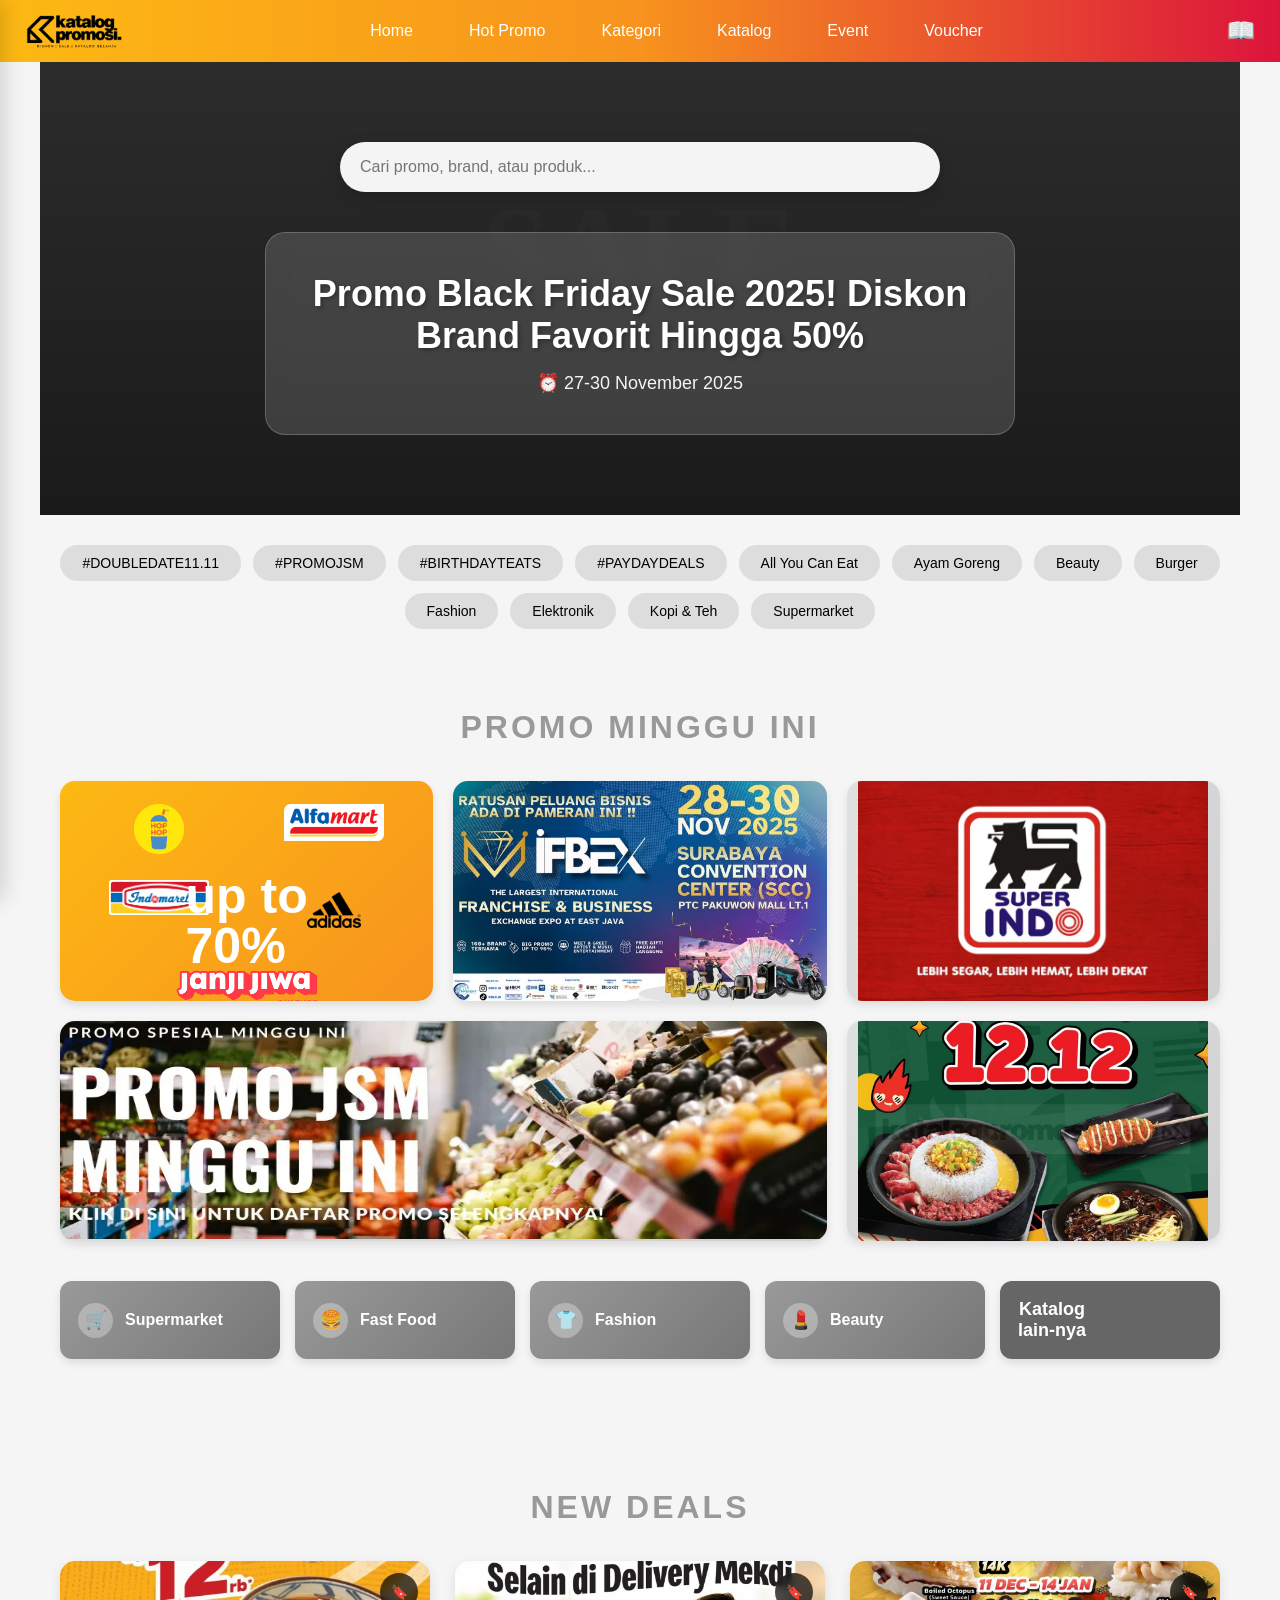
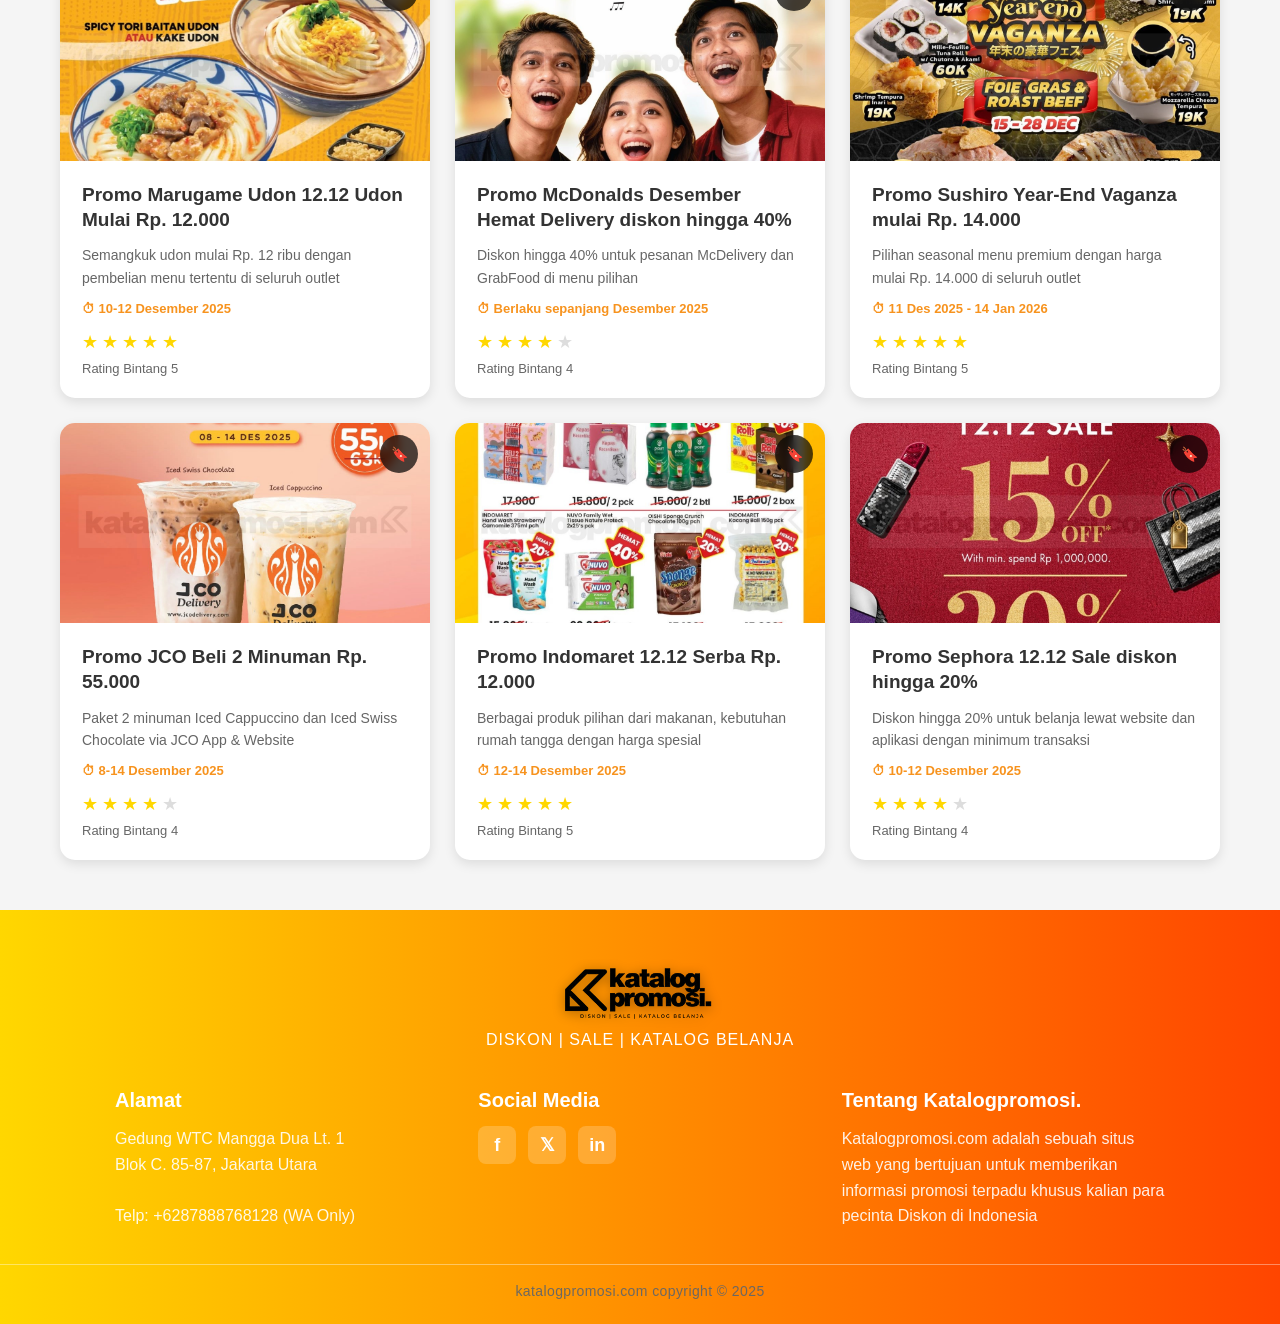
<file: index.html>
<!DOCTYPE html>
<html lang="id">

<head>
    <meta charset="UTF-8">
    <meta name="viewport" content="width=device-width, initial-scale=1.0">
    <title>KATALOGPROMOSI.COM | INFO DISKON, PROMO, SALE DAN KATALOG BELANJA TERBARU</title>
    <link rel="stylesheet" href="style.css">
</head>

<body>
    <header class="kp-header">
        <nav class="kp-nav">
            <!-- LOGO -->
            <div class="kp-logo">
                <img src="kp.logo.png" alt="KatalogPromosi" />
            </div>

            <!-- NAVIGATION LINKS -->
            <ul class="kp-links">
                <li><a href="index.html">Home</a></li>
                <li><a href="promo.html">Hot Promo</a></li>
                <li><a href="kategori.html">Kategori</a></li>
                <li><a href="katalog.html">Katalog</a></li>
                <li><a href="event.html">Event</a></li>
                <li><a href="voucher.html">Voucher</a></li>
            </ul>
            <div class="kp-right">
                <div class="kp-bookmark">📖</div>
                <!-- HAMBURGER -->
                <button class="kp-hamburger" id="hamburgerBtn">
                    <span></span>
                    <span></span>
                    <span></span>
                </button>
        </nav>

        <!-- SIDE DRAWER MENU -->
        <div class="kp-drawer" id="drawerMenu">
            <button class="kp-close" id="closeDrawer">✕</button>

            <a href="index.html">Home</a>
            <a href="promo.html">Hot Promo</a>
            <a href="kategori.html">Kategori</a>
            <a href="katalog.html">Katalog</a>
            <a href="event.html">Event</a>
            <a href="voucher.html">Voucher</a>
        </div>
    </header>
    <div class="container">
        <section class="hero">
        <div class="search-bar">
            <input type="text" placeholder="Cari promo, brand, atau produk...">
        </div>
        <div class="hero-content">
            <h1>Promo Black Friday Sale 2025! Diskon Brand Favorit Hingga 50%</h1>
            <p>⏰ 27-30 November 2025</p>
        </div>
    </section>

    <section class="tags-section">
        <div class="tags-container">
            <div class="tag">#DOUBLEDATE11.11</div>
            <div class="tag">#PROMOJSM</div>
            <div class="tag">#BIRTHDAYTEATS</div>
            <div class="tag">#PAYDAYDEALS</div>
            <div class="tag">All You Can Eat</div>
            <div class="tag">Ayam Goreng</div>
            <div class="tag">Beauty</div>
            <div class="tag">Burger</div>
            <div class="tag">Fashion</div>
            <div class="tag">Elektronik</div>
            <div class="tag">Kopi & Teh</div>
            <div class="tag">Supermarket</div>
        </div>
    </section>

    <section>
        <h2 class="section-title">PROMO MINGGU INI</h2>
        <div class="promo-grid">
            <div class="promo-card featured">
                <div class="brands">
                    <div class="brand-logo"><img src="Hophop.png" width="50" alt=""></div>
                    <div class="brand-logo"><img src="Alfamart.png" width="100" alt=""></div>
                    <div class="brand-logo"><img src="Indomaret.png" width="100" alt=""></div>
                    <div class="brand-logo"><img src="Adidas.jpg" width="60" alt=""></div>
                    <div class="brand-logo" style="grid-column: span 2;"><img src="Janji Jiwa.png" width="150" alt=""></div>
                </div>
                <div style="position: absolute; bottom: 25px;">
                    <div style="font-size: 50px; font-weight: bold; line-height: 1; margin-top: 5px;">up to<br>70%</div>
                    <div style="font-size: 32px; margin-top: 5px;"></div>
                </div>
            </div>
            <div class="promo-card">
                <span style="color: #999;"><img src="IFBEX-2025-678x381.jpg" width="400" alt=""></span>
            </div>
            <div class="promo-card">
                <span style="color: #999;"><img src="superindo.webp" width="350" alt=""></span>
            </div>
            <div class="promo-card wide">
                <span style="color: #999;"><img src="promo-jsm-minggu-ini.jpg" width="800" height="220" alt=""></span>
            </div>
            <div class="promo-card">
                <span style="color: #999;"><img src="grilman.jpg" width="350" alt=""></span>
            </div>
        </div>

        <div class="category-grid">
            <button class="category-btn">
                <div class="category-icon">🛒</div>
                <span>Supermarket</span>
            </button>
            <button class="category-btn">
                <div class="category-icon">🍔</div>
                <span>Fast Food</span>
            </button>
            <button class="category-btn">
                <div class="category-icon">👕</div>
                <span>Fashion</span>
            </button>
            <button class="category-btn">
                <div class="category-icon">💄</div>
                <span>Beauty</span>
            </button>
            <button class="category-btn" style="background: #666;">
                <span style="font-size: 18px;">Katalog<br>lain-nya</br></span>
            </button>
        </div>
    </section>

    <section>
        <h2 class="section-title">NEW DEALS</h2>
        <div class="deals-grid">
            <div class="deal-card">
                <div class="deal-image">
                    <span><img src="promo-marugame-udon-12-12.jpg" alt=""></span>
                    <div class="bookmark">🔖</div>
                </div>
                <div class="deal-info">
                    <h3 class="deal-title">Promo Marugame Udon 12.12 Udon Mulai Rp. 12.000</h3>
                    <p class="deal-desc">Semangkuk udon mulai Rp. 12 ribu dengan pembelian menu tertentu di seluruh outlet</p>
                    <p class="deal-meta">⏱ 10-12 Desember 2025</p>
                    <div class="rating">
                        <span class="star">★</span>
                        <span class="star">★</span>
                        <span class="star">★</span>
                        <span class="star">★</span>
                        <span class="star">★</span>
                    </div>
                    <p class="rating-text">Rating Bintang 5</p>
                </div>
            </div>

            <div class="deal-card">
                <div class="deal-image">
                    <span><img src="promo mcd.jpg" alt=""></span>
                    <div class="bookmark">🔖</div>
                </div>
                <div class="deal-info">
                    <h3 class="deal-title">Promo McDonalds Desember Hemat Delivery diskon hingga 40%</h3>
                    <p class="deal-desc">Diskon hingga 40% untuk pesanan McDelivery dan GrabFood di menu pilihan</p>
                    <p class="deal-meta">⏱ Berlaku sepanjang Desember 2025</p>
                    <div class="rating">
                        <span class="star">★</span>
                        <span class="star">★</span>
                        <span class="star">★</span>
                        <span class="star">★</span>
                        <span class="star empty">★</span>
                    </div>
                    <p class="rating-text">Rating Bintang 4</p>
                </div>
            </div>

            <div class="deal-card">
                <div class="deal-image">
                    <span><img src="promo-sushiro.jpg" alt=""></span>
                    <div class="bookmark">🔖</div>
                </div>
                <div class="deal-info">
                    <h3 class="deal-title">Promo Sushiro Year-End Vaganza mulai Rp. 14.000</h3>
                    <p class="deal-desc">Pilihan seasonal menu premium dengan harga mulai Rp. 14.000 di seluruh outlet</p>
                    <p class="deal-meta">⏱ 11 Des 2025 - 14 Jan 2026</p>
                    <div class="rating">
                        <span class="star">★</span>
                        <span class="star">★</span>
                        <span class="star">★</span>
                        <span class="star">★</span>
                        <span class="star">★</span>
                    </div>
                    <p class="rating-text">Rating Bintang 5</p>
                </div>
            </div>

            <div class="deal-card">
                <div class="deal-image">
                    <span><img src="promo-jco-beli-2-minuman-rp-55-ribu.jpg" alt=""></span>
                    <div class="bookmark">🔖</div>
                </div>
                <div class="deal-info">
                    <h3 class="deal-title">Promo JCO Beli 2 Minuman Rp. 55.000</h3>
                    <p class="deal-desc">Paket 2 minuman Iced Cappuccino dan Iced Swiss Chocolate via JCO App & Website</p>
                    <p class="deal-meta">⏱ 8-14 Desember 2025</p>
                    <div class="rating">
                        <span class="star">★</span>
                        <span class="star">★</span>
                        <span class="star">★</span>
                        <span class="star">★</span>
                        <span class="star empty">★</span>
                    </div>
                    <p class="rating-text">Rating Bintang 4</p>
                </div>
            </div>

            <div class="deal-card">
                <div class="deal-image">
                    <span><img src="promo-indomaret-12-12-serba-rp-12-000-1089x1536.jpg" alt=""></span>
                    <div class="bookmark">🔖</div>
                </div>
                <div class="deal-info">
                    <h3 class="deal-title">Promo Indomaret 12.12 Serba Rp. 12.000</h3>
                    <p class="deal-desc">Berbagai produk pilihan dari makanan, kebutuhan rumah tangga dengan harga spesial</p>
                    <p class="deal-meta">⏱ 12-14 Desember 2025</p>
                    <div class="rating">
                        <span class="star">★</span>
                        <span class="star">★</span>
                        <span class="star">★</span>
                        <span class="star">★</span>
                        <span class="star">★</span>
                    </div>
                    <p class="rating-text">Rating Bintang 5</p>
                </div>
            </div>

            <div class="deal-card">
                <div class="deal-image">
                    <span><img src="promo-sephora-12-12-sale-diskon-hingga-20.jpg" alt=""></span>
                    <div class="bookmark">🔖</div>
                </div>
                <div class="deal-info">
                    <h3 class="deal-title">Promo Sephora 12.12 Sale diskon hingga 20%</h3>
                    <p class="deal-desc">Diskon hingga 20% untuk belanja lewat website dan aplikasi dengan minimum transaksi</p>
                    <p class="deal-meta">⏱ 10-12 Desember 2025</p>
                    <div class="rating">
                        <span class="star">★</span>
                        <span class="star">★</span>
                        <span class="star">★</span>
                        <span class="star">★</span>
                        <span class="star empty">★</span>
                    </div>
                    <p class="rating-text">Rating Bintang 4</p>
                </div>
            </div>
        </div>
    </section>
    </div>
    <footer>
        <div class="footer-logo">
            <h2><img src="kp.logo.png" width="150"></h2>
            <p>DISKON | SALE | KATALOG BELANJA</p>
        </div>
        <div class="footer-content">
            <div class="footer-section">
                <h3>Alamat</h3>
                <p>Gedung WTC Mangga Dua Lt. 1<br>Blok C. 85-87, Jakarta Utara<br><br>Telp: +6287888768128 (WA Only)</p>
            </div>
            <div class="footer-section">
                <h3>Social Media</h3>
                <div class="social-icons">
                    <div class="social-icon">f</div>
                    <div class="social-icon">𝕏</div>
                    <div class="social-icon">in</div>
                </div>
            </div>
            <div class="footer-section">
                <h3>Tentang Katalogpromosi.</h3>
                <p>Katalogpromosi.com adalah sebuah situs web yang bertujuan untuk memberikan informasi promosi terpadu
                    khusus kalian para pecinta Diskon di Indonesia</p>
            </div>
        </div>
        <div class="copyright">
            <p>katalogpromosi.com copyright © 2025</p>
        </div>
    </footer>
    <script>
        // Hamburger
        const drawer = document.getElementById("drawerMenu");
        const openBtn = document.getElementById("hamburgerBtn");
        const closeBtn = document.getElementById("closeDrawer");

        openBtn.onclick = () => (drawer.style.left = "0");
        closeBtn.onclick = () => (drawer.style.left = "-260px");
    </script>
</body>

</html>
</file>
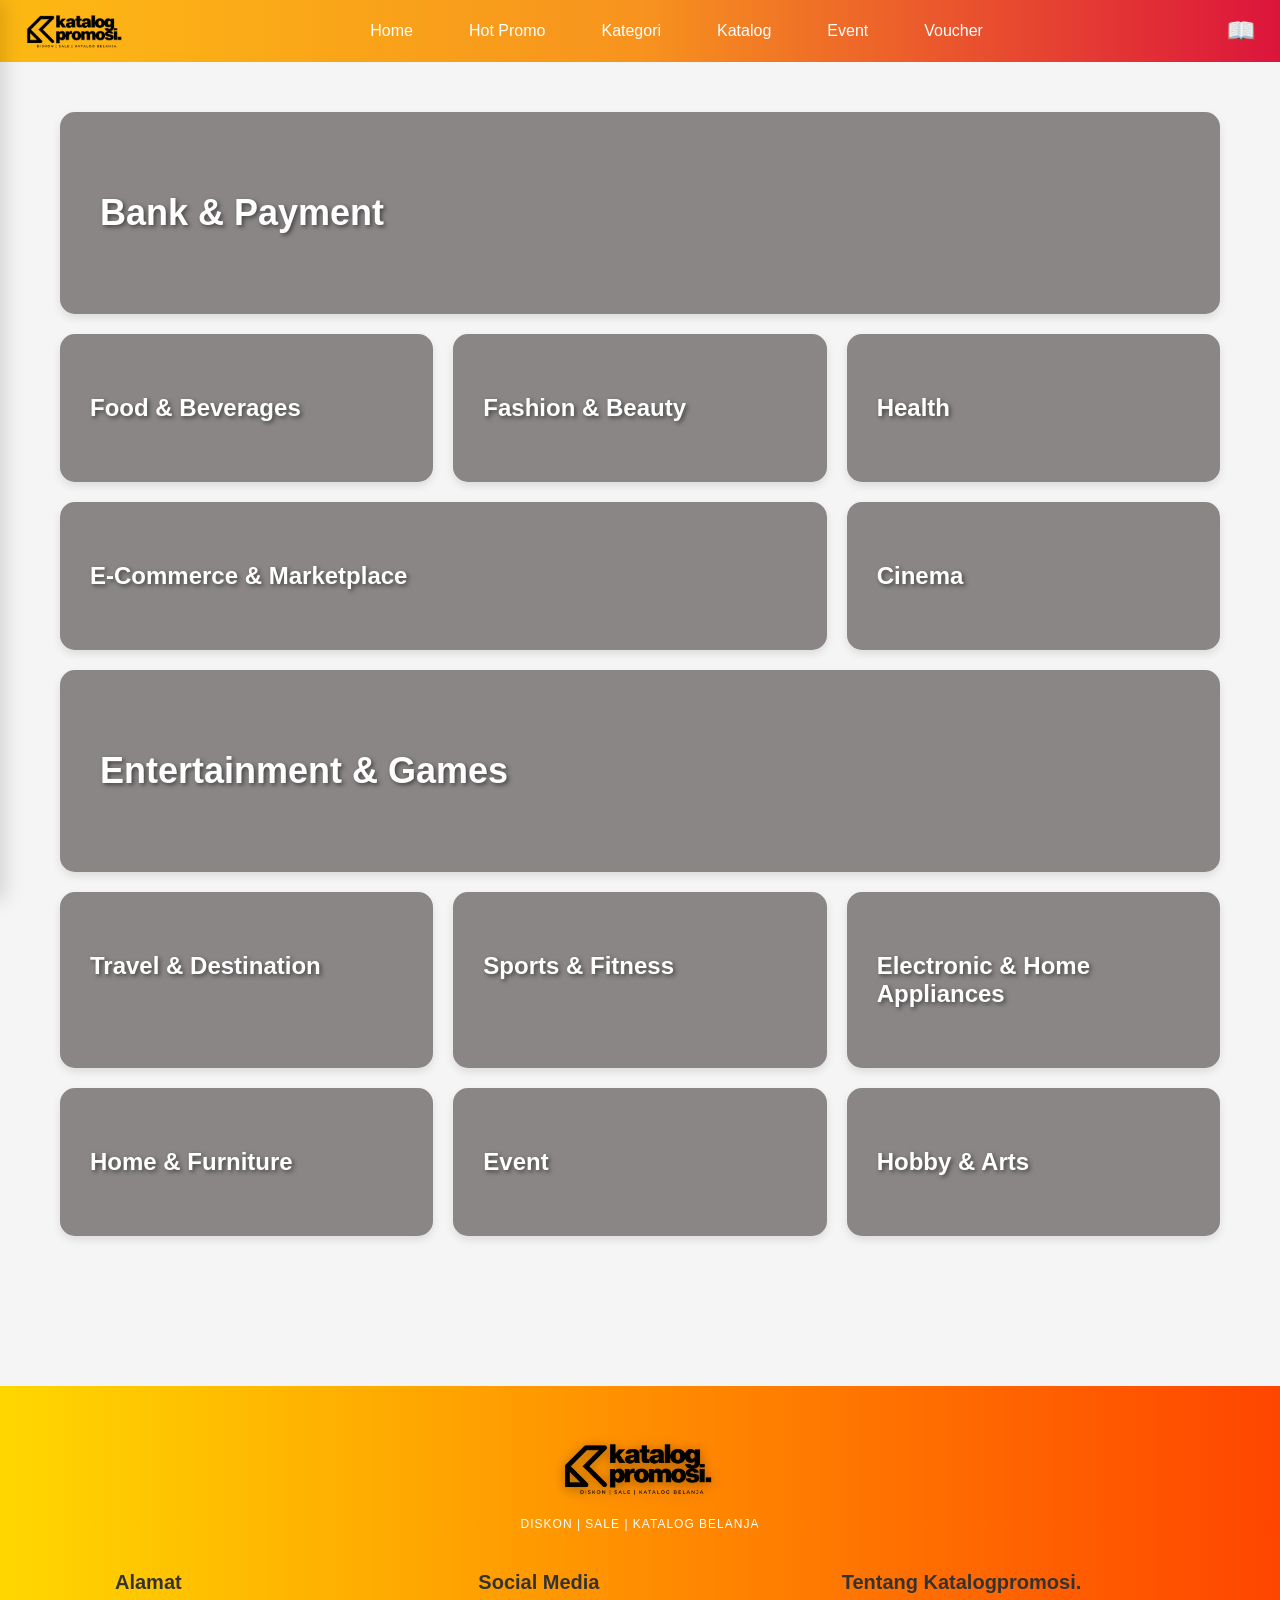
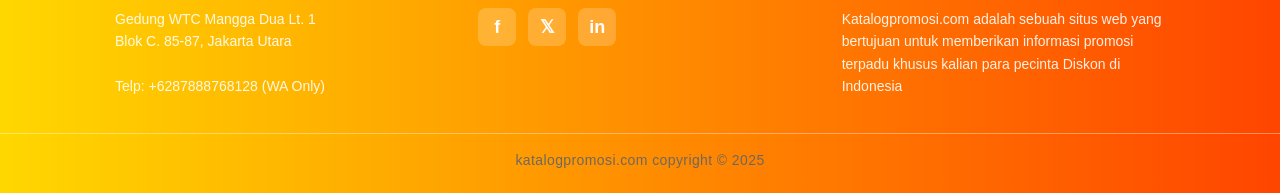
<file: kategori.html>
<!DOCTYPE html>
<html lang="id">
<head>
    <meta charset="UTF-8">
    <meta name="viewport" content="width=device-width, initial-scale=1.0">
    <title>Kategori - KATALOGPROMOSI.COM</title>
    <style>
        * {
            margin: 0;
            padding: 0;
            box-sizing: border-box;
        }

        body {
            font-family: 'Segoe UI', Tahoma, Geneva, Verdana, sans-serif;
            background-color: #f5f5f5;
        }

        /* HEADER */
        .kp-header {
            width: 100%;
            background: linear-gradient(90deg, #fdb913, #f7931e, #dc143c);
            position: sticky;
            top: 0;
            z-index: 999;
            padding: 10px 0;
        }

        /* NAVBAR */
        .kp-nav {
            max-width: 1280px;
            margin: auto;
            padding: 0 24px;
            display: flex;
            justify-content: space-between;
            align-items: center;
        }

        /* LOGO */
        .kp-logo img {
            height: 42px;
            /* ukuran ideal */
            width: auto;
            display: block;
            object-fit: contain;
        }


        /* NAVIGATION LINKS */
        .kp-links {
            display: flex;
            gap: 28px;
            list-style: none;
            margin: 0 auto;
            /* <--- membuat links berada di tengah */
        }

        .kp-links a {
            color: white;
            text-decoration: none;
            font-weight: 500;
            padding: 8px 14px;
            border-radius: 6px;
            transition: 0.25s;
        }

        .kp-links a:hover {
            background: rgba(255, 255, 255, 0.25);
            color: #000;
        }

        /* BOOKMARK DI PALING KANAN */
        .kp-right {
            display: flex;
            align-items: center;
            gap: 16px;
        }

        /* Bookmark style */
        .kp-bookmark {
            font-size: 24px;
            cursor: pointer;
            transition: .25s;
        }

        .kp-bookmark:hover {
            transform: scale(1.2);
        }

        /* HAMBURGER BUTTON */
        .kp-hamburger {
            display: none;
            flex-direction: column;
            gap: 5px;
            background: none;
            border: none;
            cursor: pointer;
        }

        .kp-hamburger span {
            width: 26px;
            height: 3px;
            background: white;
            border-radius: 3px;
        }

        /* SIDE DRAWER */
        .kp-drawer {
            position: fixed;
            top: 0;
            left: -260px;
            width: 260px;
            height: 100vh;
            background: #fff;
            padding: 30px 20px;
            display: flex;
            flex-direction: column;
            gap: 22px;
            transition: 0.3s;
            box-shadow: 4px 0 20px rgba(0, 0, 0, 0.15);
        }

        .kp-drawer a {
            color: #333;
            font-weight: 600;
            text-decoration: none;
            font-size: 17px;
        }

        .kp-close {
            font-size: 26px;
            background: none;
            border: none;
            margin-bottom: 10px;
            cursor: pointer;
        }

        /* RESPONSIVE */
        @media (max-width: 880px) {
            .kp-links {
                display: none;
            }

            .kp-hamburger {
                display: flex;
            }
        }
        /* Main Content */
        main {
            max-width: 1200px;
            margin: 0 auto;
            padding: 50px 20px;
        }

        /* Category Grid */
        .category-grid {
            display: grid;
            grid-template-columns: repeat(3, 1fr);
            gap: 20px;
            margin-bottom: 40px;
        }

        .category-card {
            position: relative;
            background: #d3cece;
            border-radius: 15px;
            padding: 60px 30px;
            text-align: left;
            transition: all 0.3s;
            cursor: pointer;
            box-shadow: 0 4px 8px rgba(0,0,0,0.1);
            overflow: hidden;
            background-size: cover;
            background-position: center;
        }

        .category-card::after {
            content: '';
            position: absolute;
            top: 0;
            left: 0;
            width: 100%;
            height: 100%;
            background: rgba(0, 0, 0, 0.35);
            z-index: 0;
            transition: all 0.3s;
        }

        .category-card:hover {
            transform: translateY(-8px);
            box-shadow: 0 12px 25px rgba(0,0,0,0.2);
        }

        .category-card:hover::after {
            background: linear-gradient(135deg, rgba(253, 185, 19, 0.85), rgba(247, 147, 30, 0.85));
        }

        .category-card h3 {
            font-size: 24px;
            color: #fff;
            text-transform: capitalize;
            position: relative;
            z-index: 1;
            text-shadow: 2px 2px 4px rgba(0,0,0,0.5);
        }

        .category-card.wide {
            grid-column: span 2;
        }

        .category-card.full {
            grid-column: span 3;
            padding: 80px 40px;
        }

        .category-card.full h3 {
            font-size: 36px;
        }

        /* Footer */
        footer {
            background: #d5d5d5;
            padding: 60px 20px 25px;
            margin-top: 60px;
        }

        .footer-content {
            max-width: 1200px;
            margin: 0 auto;
            display: grid;
            grid-template-columns: repeat(auto-fit, minmax(280px, 1fr));
            gap: 45px;
            margin-bottom: 35px;
        }

        .footer-section h3 {
            margin-bottom: 18px;
            font-size: 20px;
            color: #333;
        }

        .footer-section p {
            font-size: 14px;
            line-height: 1.8;
            color: #555;
        }

        .social-icons {
            display: flex;
            gap: 15px;
            margin-top: 18px;
        }

        .social-icon {
            width: 45px;
            height: 45px;
            background: #999;
            border-radius: 50%;
            cursor: pointer;
            display: flex;
            align-items: center;
            justify-content: center;
            color: #fff;
            font-size: 20px;
            transition: all 0.3s;
        }

        .social-icon:hover {
            background: #F7931E;
            transform: translateY(-3px);
        }

        .footer-logo {
            text-align: center;
            margin-bottom: 35px;
        }

        .footer-logo h2 {
            font-size: 32px;
            margin-bottom: 8px;
            color: #333;
        }

        .footer-logo p {
            font-size: 12px;
            color: #666;
            letter-spacing: 1px;
        }

        .copyright {
            text-align: center;
            padding-top: 25px;
            border-top: 2px solid #bbb;
            font-size: 14px;
            color: #666;
        }

        /* Responsive */
        @media (max-width: 968px) {
            .category-grid {
                grid-template-columns: repeat(2, 1fr);
            }

            .category-card.wide,
            .category-card.full {
                grid-column: span 2;
            }
        }

        @media (max-width: 768px) {
            .nav-links {
                gap: 12px;
                font-size: 13px;
            }

            .category-grid {
                grid-template-columns: 1fr;
            }

            .category-card.wide,
            .category-card.full {
                grid-column: span 1;
            }

            .category-card.full h3 {
                font-size: 28px;
            }
        }

        footer {
            background: linear-gradient(90deg, #FFD700, #FF4500);
            padding: 50px 0 25px;
            color: white;
            font-family: 'Inter', sans-serif;
        }

        /* Container */
        .footer-content {
            max-width: 1100px;
            margin: 0 auto;
            display: grid;
            grid-template-columns: repeat(3, 1fr);
            gap: 40px;
            padding: 0 25px;
        }

        /* Footer Logo */
        .footer-logo {
            text-align: center;
            margin-bottom: 40px;
        }

        .footer-logo img {
            width: 160px;
            filter: drop-shadow(0px 2px 6px rgba(0, 0, 0, 0.35));
        }

        .footer-logo p {
            color: #fff;
            letter-spacing: 1px;
            font-weight: 500;
        }

        /* Section */
        .footer-section h3 {
            margin-bottom: 14px;
            font-size: 20px;
            font-weight: 700;
        }

        .footer-section p {
            margin: 0;
            line-height: 1.6;
            color: #fff;
            opacity: 0.9;
        }

        /* ICON SOCIAL MEDIA */
        .social-icons {
            display: flex;
            align-items: center;
            gap: 12px;
            margin-top: 10px;
        }

        .social-icon {
            width: 38px;
            height: 38px;
            background: rgba(255, 255, 255, 0.2);
            border-radius: 8px;
            display: flex;
            justify-content: center;
            align-items: center;
            font-size: 18px;
            color: white;
            font-weight: bold;
            cursor: pointer;
            transition: all .25s ease;
        }

        .social-icon:hover {
            background: white;
            color: #FF4500;
            transform: translateY(-4px);
        }

        .social-icon img {
            width: 24px;
        }

        /* COPYRIGHT */
        .copyright {
            text-align: center;
        }

        footer .copyright {
            margin-top: 35px;
            padding-top: 18px;
            border-top: 1px solid rgba(255, 255, 255, 0.4);
            opacity: 0.95;
        }

        footer .copyright p {
            margin: 0;
            font-size: 14px;
            letter-spacing: 0.4px;
        }

        /* RESPONSIVE */
        @media (max-width: 900px) {
            .footer-content {
                grid-template-columns: 1fr;
                text-align: center;
            }

            .social-icons {
                justify-content: center;
            }
        }

        .copyright {
            text-align: center;
            padding-top: 25px;
            border-top: 2px solid #bbb;
            font-size: 14px;
            color: #666;
        }

        /* Responsive */
        @media (max-width: 968px) {
            .promo-grid {
                grid-template-columns: 1fr;
            }

            .promo-card.wide {
                grid-column: span 1;
            }
        }

        @media (max-width: 768px) {
            .nav-links {
                gap: 12px;
                font-size: 13px;
            }

            .hero {
                padding: 50px 20px;
            }

            .hero-content h1 {
                font-size: 24px;
            }

            .section-title {
                font-size: 24px;
            }

            .deals-grid {
                grid-template-columns: 1fr;
            }
        }
    </style>
</head>
<body>
    <header class="kp-header">
        <nav class="kp-nav">
            <!-- LOGO -->
            <div class="kp-logo">
                <img src="kp.logo.png" alt="KatalogPromosi" />
            </div>

            <!-- NAVIGATION LINKS -->
            <ul class="kp-links">
                <li><a href="index.html">Home</a></li>
                <li><a href="promo.html">Hot Promo</a></li>
                <li><a href="kategori.html">Kategori</a></li>
                <li><a href="katalog.html">Katalog</a></li>
                <li><a href="event.html">Event</a></li>
                <li><a href="voucher.html">Voucher</a></li>
            </ul>
            <div class="kp-right">
                <div class="kp-bookmark">📖</div>
                <!-- HAMBURGER -->
                <button class="kp-hamburger" id="hamburgerBtn">
                    <span></span>
                    <span></span>
                    <span></span>
                </button>
        </nav>

        <!-- SIDE DRAWER MENU -->
        <div class="kp-drawer" id="drawerMenu">
            <button class="kp-close" id="closeDrawer">✕</button>

            <a href="index.html">Home</a>
            <a href="promo.html">Hot Promo</a>
            <a href="kategori.html">Kategori</a>
            <a href="katalog.html">Katalog</a>
            <a href="event.html">Event</a>
            <a href="voucher.html">Voucher</a>
        </div>
    </header>

    <main>
        <div class="category-grid">
            <!-- Kategori pertama yang besar (full width) -->
            <div class="category-card full" style="background-image:url('https://images.unsplash.com/photo-1563013544-824ae1b704d3?w=800');">
                <h3>Bank & Payment</h3>
            </div>
            
            <!-- 3 kategori kecil -->
            <div class="category-card" style="background-image:url('https://images.unsplash.com/photo-1555939594-58d7cb561ad1?w=600');">
                <h3>Food & Beverages</h3>
            </div>
            <div class="category-card" style="background-image:url('https://images.unsplash.com/photo-1445205170230-053b83016050?w=600');">
                <h3>Fashion & Beauty</h3>
            </div>
            <div class="category-card" style="background-image:url('https://images.unsplash.com/photo-1505751172876-fa1923c5c528?w=600');">
                <h3>Health</h3>
            </div>
            
            <!-- 2 kategori medium -->
            <div class="category-card wide" style="background-image:url('https://images.unsplash.com/photo-1607082348824-0a96f2a4b9da?w=800');">
                <h3>E-commerce & Marketplace</h3>
            </div>
            <div class="category-card" style="background-image:url('https://images.unsplash.com/photo-1489599849927-2ee91cede3ba?w=600');">
                <h3>Cinema</h3>
            </div>
            
            <!-- 1 kategori besar (full width) -->
            <div class="category-card full" style="background-image:url('https://images.unsplash.com/photo-1511512578047-dfb367046420?w=800');">
                <h3>Entertainment & Games</h3>
            </div>
            
            <!-- 6 kategori kecil -->
            <div class="category-card" style="background-image:url('https://images.unsplash.com/photo-1436491865332-7a61a109cc05?w=600');">
                <h3>Travel & Destination</h3>
            </div>
            <div class="category-card" style="background-image:url('https://images.unsplash.com/photo-1534438327276-14e5300c3a48?w=600');">
                <h3>Sports & Fitness</h3>
            </div>
            <div class="category-card" style="background-image:url('https://images.unsplash.com/photo-1498049794561-7780e7231661?w=600');">
                <h3>Electronic & Home Appliances</h3>
            </div>
            <div class="category-card" style="background-image:url('https://images.unsplash.com/photo-1556912173-46c336c7fd55?w=600');">
                <h3>Home & Furniture</h3>
            </div>
            <div class="category-card" style="background-image:url('https://images.unsplash.com/photo-1492684223066-81342ee5ff30?w=600');">
                <h3>Event</h3>
            </div>
            <div class="category-card" style="background-image:url('https://images.unsplash.com/photo-1460661419201-fd4cecdf8a8b?w=600');">
                <h3>Hobby & Arts</h3>
            </div>
        </div>
    </main>

    <footer>
        <div class="footer-logo">
            <h2><img src="kp.logo.png" width="150"></h2>
            <p>DISKON | SALE | KATALOG BELANJA</p>
        </div>
        <div class="footer-content">
            <div class="footer-section">
                <h3>Alamat</h3>
                <p>Gedung WTC Mangga Dua Lt. 1<br>Blok C. 85-87, Jakarta Utara<br><br>Telp: +6287888768128 (WA Only)</p>
            </div>
            <div class="footer-section">
                <h3>Social Media</h3>
                <div class="social-icons">
                    <div class="social-icon">f</div>
                    <div class="social-icon">𝕏</div>
                    <div class="social-icon">in</div>
                </div>
            </div>
            <div class="footer-section">
                <h3>Tentang Katalogpromosi.</h3>
                <p>Katalogpromosi.com adalah sebuah situs web yang bertujuan untuk memberikan informasi promosi terpadu
                    khusus kalian para pecinta Diskon di Indonesia</p>
            </div>
        </div>
        <div class="copyright">
            <p>katalogpromosi.com copyright © 2025</p>
        </div>
    </footer>
    <script>
        // Hamburger
        const drawer = document.getElementById("drawerMenu");
        const openBtn = document.getElementById("hamburgerBtn");
        const closeBtn = document.getElementById("closeDrawer");

        openBtn.onclick = () => (drawer.style.left = "0");
        closeBtn.onclick = () => (drawer.style.left = "-260px");
    </script>
</body>
</html>
</file>
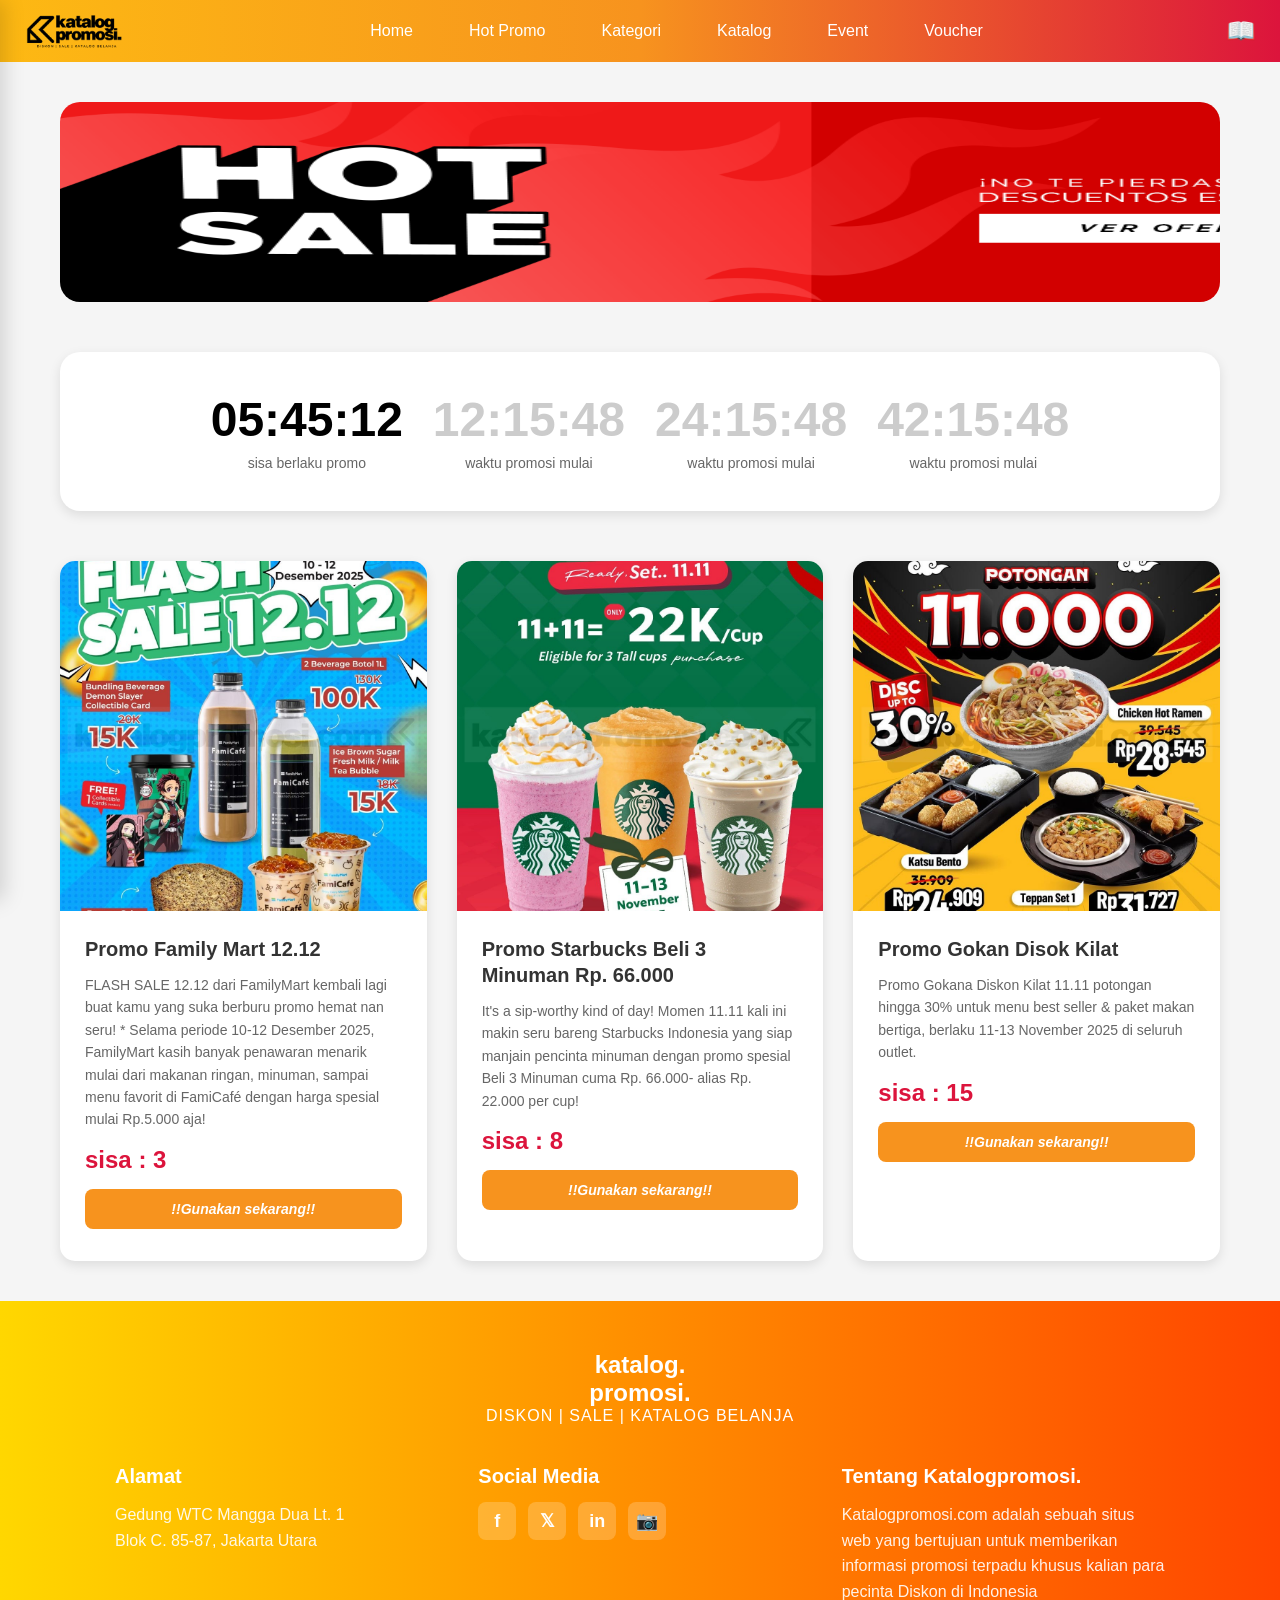
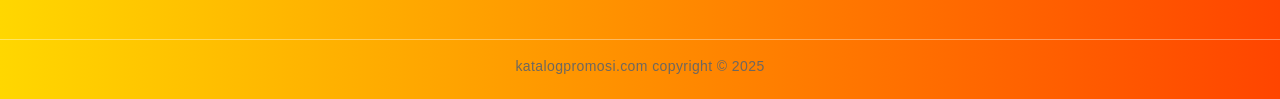
<file: promo.html>
<!DOCTYPE html>
<html lang="id">
<head>
    <meta charset="UTF-8">
    <meta name="viewport" content="width=device-width, initial-scale=1.0">
    <title>Hot Promo - KATALOGPROMOSI.COM</title>
    <style>
        * {
            margin: 0;
            padding: 0;
            box-sizing: border-box;
        }

        body {
            font-family: 'Segoe UI', Tahoma, Geneva, Verdana, sans-serif;
            background-color: #f5f5f5;
        }

        /* Header */
       /* HEADER */
        .kp-header {
            width: 100%;
            background: linear-gradient(90deg, #fdb913, #f7931e, #dc143c);
            position: sticky;
            top: 0;
            z-index: 999;
            padding: 10px 0;
        }

        /* NAVBAR */
        .kp-nav {
            max-width: 1280px;
            margin: auto;
            padding: 0 24px;
            display: flex;
            justify-content: space-between;
            align-items: center;
        }

        /* LOGO */
        .kp-logo img {
            height: 42px;
            /* ukuran ideal */
            width: auto;
            display: block;
            object-fit: contain;
        }


        /* NAVIGATION LINKS */
        .kp-links {
            display: flex;
            gap: 28px;
            list-style: none;
            margin: 0 auto;
            /* <--- membuat links berada di tengah */
        }

        .kp-links a {
            color: white;
            text-decoration: none;
            font-weight: 500;
            padding: 8px 14px;
            border-radius: 6px;
            transition: 0.25s;
        }

        .kp-links a:hover {
            background: rgba(255, 255, 255, 0.25);
            color: #000;
        }

        /* BOOKMARK DI PALING KANAN */
        .kp-right {
            display: flex;
            align-items: center;
            gap: 16px;
        }

        /* Bookmark style */
        .kp-bookmark {
            font-size: 24px;
            cursor: pointer;
            transition: .25s;
        }

        .kp-bookmark:hover {
            transform: scale(1.2);
        }

        /* HAMBURGER BUTTON */
        .kp-hamburger {
            display: none;
            flex-direction: column;
            gap: 5px;
            background: none;
            border: none;
            cursor: pointer;
        }

        .kp-hamburger span {
            width: 26px;
            height: 3px;
            background: white;
            border-radius: 3px;
        }

        /* SIDE DRAWER */
        .kp-drawer {
            position: fixed;
            top: 0;
            left: -260px;
            width: 260px;
            height: 100vh;
            background: #fff;
            padding: 30px 20px;
            display: flex;
            flex-direction: column;
            gap: 22px;
            transition: 0.3s;
            box-shadow: 4px 0 20px rgba(0, 0, 0, 0.15);
        }

        .kp-drawer a {
            color: #333;
            font-weight: 600;
            text-decoration: none;
            font-size: 17px;
        }

        .kp-close {
            font-size: 26px;
            background: none;
            border: none;
            margin-bottom: 10px;
            cursor: pointer;
        }

        /* RESPONSIVE */
        @media (max-width: 880px) {
            .kp-links {
                display: none;
            }

            .kp-hamburger {
                display: flex;
            }
        }
        /* Main Content */
        main {
            max-width: 1200px;
            margin: 0 auto;
            padding: 40px 20px;
        }

        /* Hero Banner */
        .hero-banner {
            background: linear-gradient(135deg, #e0e0e0 0%, #d0d0d0 100%);
            border-radius: 20px;
            text-align: top;
            margin-bottom: 50px;
            overflow: hidden;
            height: 200px;
        }

        .hero-banner h1 {
            font-size: 48px;
            color: #fff;
            text-transform: uppercase;
            letter-spacing: 5px;
            font-weight: 700;
        }

        /* Countdown Timer */
        .countdown-section {
            background: #fff;
            border-radius: 20px;
            padding: 40px;
            margin-bottom: 50px;
            box-shadow: 0 4px 12px rgba(0,0,0,0.1);
        }

        .countdown-timer {
            display: flex;
            justify-content: center;
            gap: 30px;
            flex-wrap: wrap;
        }

        .timer-box {
            text-align: center;
            min-width: 120px;
        }

        .timer-value {
            font-size: 48px;
            font-weight: 700;
            color: #333;
            display: block;
        }

        .timer-label {
            font-size: 14px;
            color: #666;
            margin-top: 8px;
            display: block;
        }

        .timer-box.active .timer-value {
            color: #000;
        }

        .timer-box:not(.active) .timer-value {
            color: #ccc;
        }

        /* Promo Grid */
        .promo-grid {
            display: grid;
            grid-template-columns: repeat(3, 1fr);
            gap: 30px;
        }

        .promo-card {
            height: 700px;
            background: #fff;
            border-radius: 15px;
            overflow: hidden;
            box-shadow: 0 4px 12px rgba(0,0,0,0.1);
            transition: all 0.3s;
        }

        .promo-card:hover {
            transform: translateY(-8px);
            box-shadow: 0 12px 25px rgba(0,0,0,0.2);
        }

        .promo-image {
            width: 100%;
            height: 350px;
            background: linear-gradient(135deg, #f0f0f0 0%, #e0e0e0 100%);
            display: flex;
            align-items: center;
            justify-content: center;
            color: #999;
            font-size: 14px;
            overflow: hidden;
        }

        .promo-info {
            padding: 25px;
            margin-bottom: 10px;
            margin-top: 0px;
        }

        .promo-title {
            font-size: 20px;
            font-weight: 700;
            color: #333;
            margin-bottom: 12px;
            line-height: 1.3;
        }

        .promo-description {
            color: #666;
            line-height: 1.6;
            margin-bottom: 15px;
            font-size: 14px;
        }

        .promo-discount {
            color: #DC143C;
            font-size: 24px;
            font-weight: 700;
            margin-bottom: 15px;
        }

        .promo-button {
            background: #F7931E;
            border: none;
            padding: 12px 30px;
            border-radius: 8px;
            cursor: pointer;
            font-size: 14px;
            font-weight: 600;
            color: #fff;
            width: 100%;
            transition: all 0.3s;
            font-style: italic;
        }

        .promo-button:hover {
            background: #DC143C;
            transform: translateY(-2px);
        }

        /* Footer */
         footer {
            background: linear-gradient(90deg, #FFD700, #FF4500);
            padding: 50px 0 25px;
            color: white;
            font-family: 'Inter', sans-serif;
        }

        /* Container */
        .footer-content {
            max-width: 1100px;
            margin: 0 auto;
            display: grid;
            grid-template-columns: repeat(3, 1fr);
            gap: 40px;
            padding: 0 25px;
        }

        /* Footer Logo */
        .footer-logo {
            text-align: center;
            margin-bottom: 40px;
        }

        .footer-logo img {
            width: 160px;
            filter: drop-shadow(0px 2px 6px rgba(0, 0, 0, 0.35));
        }

        .footer-logo p {
            color: #fff;
            letter-spacing: 1px;
            font-weight: 500;
        }

        /* Section */
        .footer-section h3 {
            margin-bottom: 14px;
            font-size: 20px;
            font-weight: 700;
        }

        .footer-section p {
            margin: 0;
            line-height: 1.6;
            color: #fff;
            opacity: 0.9;
        }

        /* ICON SOCIAL MEDIA */
        .social-icons {
            display: flex;
            align-items: center;
            gap: 12px;
            margin-top: 10px;
        }

        .social-icon {
            width: 38px;
            height: 38px;
            background: rgba(255, 255, 255, 0.2);
            border-radius: 8px;
            display: flex;
            justify-content: center;
            align-items: center;
            font-size: 18px;
            color: white;
            font-weight: bold;
            cursor: pointer;
            transition: all .25s ease;
        }

        .social-icon:hover {
            background: white;
            color: #FF4500;
            transform: translateY(-4px);
        }

        .social-icon img {
            width: 24px;
        }

        /* COPYRIGHT */
        .copyright {
            text-align: center;
        }

        footer .copyright {
            margin-top: 35px;
            padding-top: 18px;
            border-top: 1px solid rgba(255, 255, 255, 0.4);
            opacity: 0.95;
        }

        footer .copyright p {
            margin: 0;
            font-size: 14px;
            letter-spacing: 0.4px;
        }

        /* RESPONSIVE */
        @media (max-width: 900px) {
            .footer-content {
                grid-template-columns: 1fr;
                text-align: center;
            }

            .social-icons {
                justify-content: center;
            }
        }

        .copyright {
            text-align: center;
            padding-top: 25px;
            border-top: 2px solid #bbb;
            font-size: 14px;
            color: #666;
        }


        /* Responsive */
        @media (max-width: 968px) {
            .promo-grid {
                grid-template-columns: repeat(2, 1fr);
            }
        }

        @media (max-width: 768px) {
            .nav-links {
                gap: 12px;
                font-size: 13px;
            }

            .hero-banner {
                padding: 50px 30px;
            }

            .hero-banner h1 {
                font-size: 32px;
                letter-spacing: 3px;
            }

            .promo-grid {
                grid-template-columns: 1fr;
            }

            .countdown-timer {
                gap: 15px;
            }

            .timer-box {
                min-width: 80px;
            }

            .timer-value {
                font-size: 36px;
            }
        }
    </style>
</head>
<body>
    <header class="kp-header">
        <nav class="kp-nav">
            <!-- LOGO -->
            <div class="kp-logo">
                <img src="kp.logo.png" alt="KatalogPromosi" />
            </div>

            <!-- NAVIGATION LINKS -->
            <ul class="kp-links">
                <li><a href="index.html">Home</a></li>
                <li><a href="promo.html">Hot Promo</a></li>
                <li><a href="kategori.html">Kategori</a></li>
                <li><a href="katalog.html">Katalog</a></li>
                <li><a href="event.html">Event</a></li>
                <li><a href="voucher.html">Voucher</a></li>
            </ul>
            <div class="kp-right">
                <div class="kp-bookmark">📖</div>
                <!-- HAMBURGER -->
                <button class="kp-hamburger" id="hamburgerBtn">
                    <span></span>
                    <span></span>
                    <span></span>
                </button>
        </nav>

        <!-- SIDE DRAWER MENU -->
        <div class="kp-drawer" id="drawerMenu">
            <button class="kp-close" id="closeDrawer">✕</button>

            <a href="index.html">Home</a>
            <a href="promo.html">Hot Promo</a>
            <a href="kategori.html">Kategori</a>
            <a href="katalog.html">Katalog</a>
            <a href="event.html">Event</a>
            <a href="voucher.html">Voucher</a>
        </div>
    </header>
    <main>
        <section class="hero-banner">
            <h1><img src="hotpromo.png" height="200" width="1500"></h1>
        </section>

        <section class="countdown-section">
            <div class="countdown-timer">
                <div class="timer-box active">
                    <span class="timer-value">05:45:12</span>
                    <span class="timer-label">sisa berlaku promo</span>
                </div>
                <div class="timer-box">
                    <span class="timer-value">12:15:48</span>
                    <span class="timer-label">waktu promosi mulai</span>
                </div>
                <div class="timer-box">
                    <span class="timer-value">24:15:48</span>
                    <span class="timer-label">waktu promosi mulai</span>
                </div>
                <div class="timer-box">
                    <span class="timer-value">42:15:48</span>
                    <span class="timer-label">waktu promosi mulai</span>
                </div>
            </div>
        </section>

        <div class="promo-grid">
            <div class="promo-card">
                <div class="promo-image">
                    <span><img src="Promo Family Mart 12.12.jpg" width="390" alt=""></span>
                </div>
                <div class="promo-info">
                    <h3 class="promo-title">Promo Family Mart 12.12</h3>
                    <p class="promo-description">FLASH SALE 12.12 dari FamilyMart kembali lagi buat kamu yang suka berburu promo hemat nan seru! *
Selama periode 10-12 Desember 2025, FamilyMart kasih banyak penawaran menarik mulai dari makanan ringan, minuman, sampai menu favorit di FamiCafé dengan harga spesial mulai Rp.5.000 aja!</p>
                    <div class="promo-discount">sisa : 3</div>
                    <button class="promo-button">!!Gunakan sekarang!!</button>
                </div>
            </div>

            <div class="promo-card">
                <div class="promo-image">
                    <span><img src="promo-starbucks-1111-beli-3-minuman-66000.jpg" width="390"></span>
                </div>
                <div class="promo-info">
                    <h3 class="promo-title">Promo Starbucks Beli 3 Minuman Rp. 66.000</h3>
                    <p class="promo-description">It's a sip-worthy kind of day!
Momen 11.11 kali ini makin seru bareng Starbucks Indonesia yang siap manjain pencinta minuman dengan promo spesial Beli 3 Minuman cuma Rp. 66.000- alias Rp. 22.000 per cup!</p>
                    <div class="promo-discount">sisa : 8</div>
                    <button class="promo-button">!!Gunakan sekarang!!</button>
                </div>
            </div>

            <div class="promo-card">
                <div class="promo-image">
                    <span><img src="promo-gokana-diskon-kilat-11-11-potongan-hingga-30-gambar2.jpg" width="390"></span>
                </div>
                <div class="promo-info">
                    <h3 class="promo-title">Promo Gokan Disok Kilat</h3>
                    <p class="promo-description">
Promo Gokana Diskon Kilat 11.11 potongan hingga 30% untuk menu best seller & paket makan bertiga, berlaku 11-13 November 2025 di seluruh outlet.</p>
                    <div class="promo-discount">sisa : 15</div>
                    <button class="promo-button">!!Gunakan sekarang!!</button>
                </div>
            </div>
        </div>
    </main>

    <footer>
        <div class="footer-logo">
            <h2>katalog.<br>promosi.</h2>
            <p>DISKON | SALE | KATALOG BELANJA</p>
        </div>
        <div class="footer-content">
            <div class="footer-section">
                <h3>Alamat</h3>
                <p>Gedung WTC Mangga Dua Lt. 1<br>Blok C. 85-87, Jakarta Utara</p>
            </div>
            <div class="footer-section">
                <h3>Social Media</h3>
                <div class="social-icons">
                    <div class="social-icon">f</div>
                    <div class="social-icon">𝕏</div>
                    <div class="social-icon">in</div>
                    <div class="social-icon">📷</div>
                </div>
            </div>
            <div class="footer-section">
                <h3>Tentang Katalogpromosi.</h3>
                <p>Katalogpromosi.com adalah sebuah situs web yang bertujuan untuk memberikan informasi promosi terpadu khusus kalian para pecinta Diskon di Indonesia</p>
            </div>
        </div>
        <div class="copyright">
            <p>katalogpromosi.com copyright © 2025</p>
        </div>
    </footer>
</body>
</html>
</file>
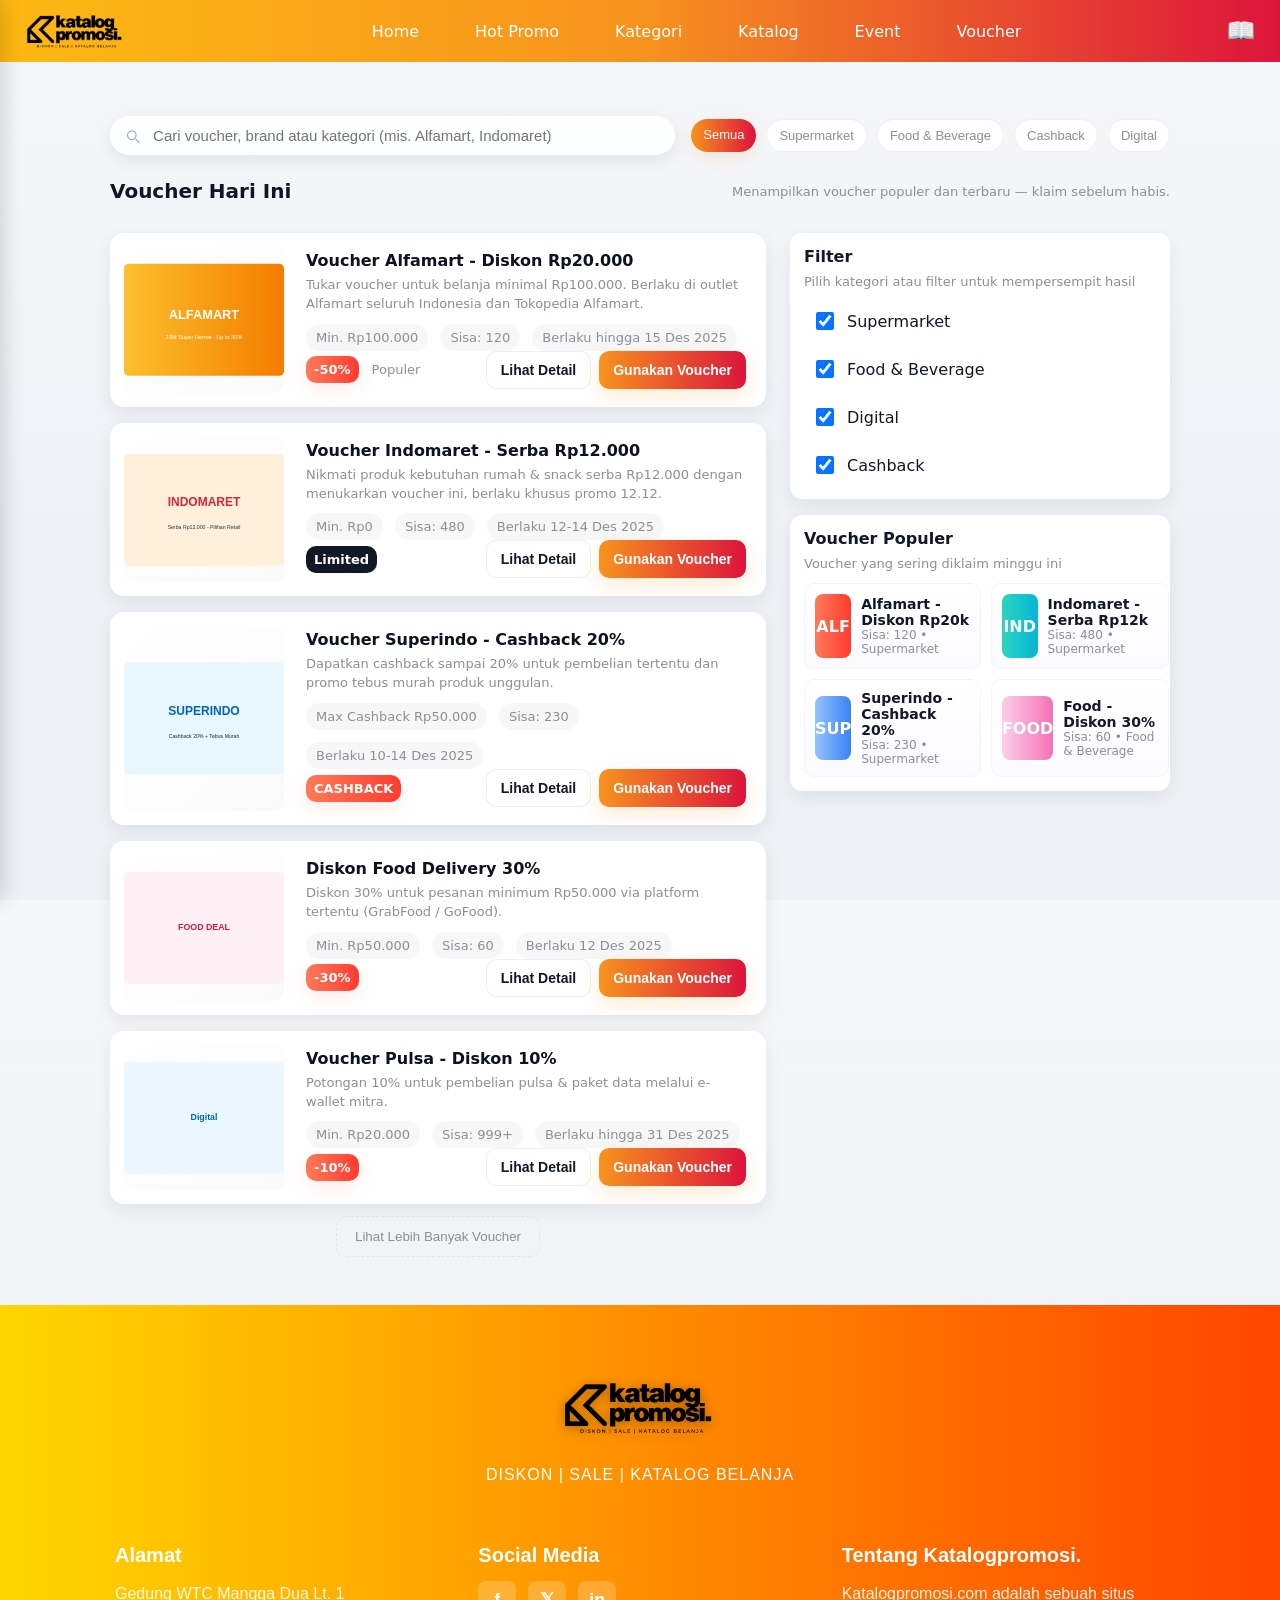
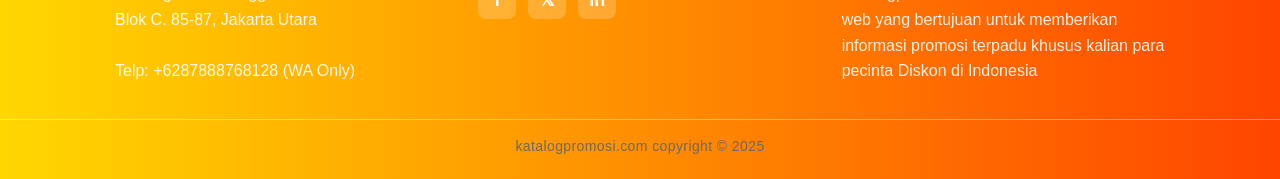
<file: voucher.html>
<!DOCTYPE html>
<html lang="id">
  <head>
    <meta charset="utf-8" />
    <meta name="viewport" content="width=device-width,initial-scale=1" />
    <title>Voucher - katalogpromosi</title>
    <style>
      :root {
        --bg: #f6f7f9;
        --card: #ffffff;
        --brand: #f7931e;
        --brand-strong: #dc143c;
        --muted: #8a8f98;
        --text: #111827;
        --glass: rgba(255, 255, 255, 0.6);
        --radius: 14px;
        --shadow: 0 6px 18px rgba(16, 24, 40, 0.08);
        --badge-red: #ff4d4f;
        --success: #22c55e;
        --max-w: 1100px;
        --gap: 18px;
        font-family: Inter, ui-sans-serif, system-ui, -apple-system, "Segoe UI",
          Roboto, "Helvetica Neue", Arial;
      }

      * {
        box-sizing: border-box;
      }
      html,
      body {
        height: 100%;
      }
      body {
        margin: 0;
        background: linear-gradient(180deg, var(--bg), #eef2f6 60%);
        color: var(--text);
        -webkit-font-smoothing: antialiased;
        -moz-osx-font-smoothing: grayscale;
        padding-bottom: 60px;
      }

      /* Container */
      .wrap {
        max-width: var(--max-w);
        margin: 28px auto;
        padding: 20px;
        gap: var(--gap);
        display: flex;
        flex-direction: column;
      }
      /* HEADER */
      .kp-header {
        width: 100%;
        background: linear-gradient(90deg, #fdb913, #f7931e, #dc143c);
        position: sticky;
        top: 0;
        z-index: 999;
        padding: 10px 0;
      }

      /* NAVBAR */
      .kp-nav {
        max-width: 1280px;
        margin: auto;
        padding: 0 24px;
        display: flex;
        justify-content: space-between;
        align-items: center;
      }

      /* LOGO */
      .kp-logo img {
        height: 42px; /* ukuran ideal */
        width: auto;
        display: block;
        object-fit: contain;
      }

      /* NAVIGATION LINKS */
      .kp-links {
        display: flex;
        gap: 28px;
        list-style: none;
        margin: 0 auto; /* <--- membuat links berada di tengah */
      }

      .kp-links a {
        color: white;
        text-decoration: none;
        font-weight: 500;
        padding: 8px 14px;
        border-radius: 6px;
        transition: 0.25s;
      }

      .kp-links a:hover {
        background: rgba(255, 255, 255, 0.25);
        color: #000;
      }
      /* BOOKMARK DI PALING KANAN */
      .kp-right {
        display: flex;
        align-items: center;
        gap: 16px;
      }

      /* Bookmark style */
      .kp-bookmark {
        font-size: 24px;
        cursor: pointer;
        transition: 0.25s;
      }
      .kp-bookmark:hover {
        transform: scale(1.2);
      }
      /* HAMBURGER BUTTON */
      .kp-hamburger {
        display: none;
        flex-direction: column;
        gap: 5px;
        background: none;
        border: none;
        cursor: pointer;
      }

      .kp-hamburger span {
        width: 26px;
        height: 3px;
        background: white;
        border-radius: 3px;
      }

      /* SIDE DRAWER */
      .kp-drawer {
        position: fixed;
        top: 0;
        left: -260px;
        width: 260px;
        height: 100vh;
        background: #fff;
        padding: 30px 20px;
        display: flex;
        flex-direction: column;
        gap: 22px;
        transition: 0.3s;
        box-shadow: 4px 0 20px rgba(0, 0, 0, 0.15);
      }

      .kp-drawer a {
        color: #333;
        font-weight: 600;
        text-decoration: none;
        font-size: 17px;
      }

      .kp-close {
        font-size: 26px;
        background: none;
        border: none;
        margin-bottom: 10px;
        cursor: pointer;
      }
      /* Search + filter row */
      .controls {
        display: flex;
        gap: 16px;
        align-items: center;
        flex-wrap: wrap;
        margin-top: 6px;
      }
      .search {
        flex: 1;
        min-width: 220px;
        background: linear-gradient(180deg, #fff, #fbfdff);
        border-radius: 999px;
        padding: 10px 14px;
        display: flex;
        gap: 10px;
        align-items: center;
        box-shadow: var(--shadow);
      }
      .search input {
        border: 0;
        background: transparent;
        outline: none;
        font-size: 15px;
        width: 100%;
      }
      .chips {
        display: flex;
        gap: 10px;
        flex-wrap: wrap;
      }
      .chip {
        padding: 8px 12px;
        border-radius: 999px;
        background: #fff;
        border: 1px solid rgba(0, 0, 0, 0.06);
        cursor: pointer;
        font-size: 13px;
        color: var(--muted);
      }
      .chip.active {
        background: linear-gradient(90deg, var(--brand), var(--brand-strong));
        color: #fff;
        border: none;
        box-shadow: 0 6px 18px rgba(247, 147, 30, 0.14);
      }

      /* Page Title */
      .page-head {
        display: flex;
        align-items: center;
        justify-content: space-between;
        margin-top: 6px;
      }
      .page-head h1 {
        font-size: 20px;
        margin: 0;
        color: #0f1724;
      }
      .page-sub {
        color: var(--muted);
        font-size: 13px;
      }

      /* Grid */
      .grid {
        display: grid;
        grid-template-columns: 1fr 380px;
        gap: 24px;
        margin-top: 12px;
      }
      @media (max-width: 980px) {
        .grid {
          grid-template-columns: 1fr;
        }
      }

      /* Left column: vouchers */
      .v-list {
        display: flex;
        flex-direction: column;
        gap: 16px;
      }
      .voucher-card {
        display: flex;
        gap: 16px;
        background: var(--card);
        border-radius: var(--radius);
        overflow: hidden;
        align-items: stretch;
        box-shadow: var(--shadow);
        transition: transform 0.22s, box-shadow 0.22s;
        padding: 14px;
      }
      .voucher-card:hover {
        transform: translateY(-6px);
        box-shadow: 0 18px 38px rgba(16, 24, 40, 0.12);
      }
      .v-media {
        width: 160px;
        flex-shrink: 0;
        border-radius: 10px;
        overflow: hidden;
        background: linear-gradient(135deg, #fff, #fafafa);
        display: flex;
        align-items: center;
        justify-content: center;
      }
      .v-body {
        flex: 1;
        display: flex;
        flex-direction: column;
        justify-content: space-between;
        padding: 4px 6px;
      }
      .v-head {
        display: flex;
        align-items: flex-start;
        gap: 10px;
      }
      .v-title {
        font-size: 16px;
        font-weight: 700;
        color: #0b1220;
      }
      .v-desc {
        font-size: 13px;
        color: var(--muted);
        margin-top: 6px;
        line-height: 1.45;
      }
      .v-meta {
        display: flex;
        gap: 12px;
        align-items: center;
        margin-top: 10px;
        flex-wrap: wrap;
      }
      .meta-item {
        font-size: 13px;
        color: var(--muted);
        display: flex;
        gap: 6px;
        align-items: center;
      }
      .v-actions {
        display: flex;
        gap: 10px;
        align-items: center;
      }
      .btn {
        border: 0;
        padding: 10px 14px;
        border-radius: 10px;
        font-weight: 700;
        cursor: pointer;
        font-size: 14px;
      }
      .btn-claim {
        background: linear-gradient(90deg, var(--brand), var(--brand-strong));
        color: white;
        box-shadow: 0 8px 20px rgba(247, 147, 30, 0.18);
      }
      .btn-secondary {
        background: #fff;
        border: 1px solid rgba(0, 0, 0, 0.06);
        color: var(--text);
      }

      .badge {
        display: inline-block;
        padding: 6px 8px;
        border-radius: 10px;
        font-weight: 800;
        font-size: 13px;
        color: #fff;
      }
      .badge-discount {
        background: linear-gradient(90deg, #ff7a59, #ff3b30);
        box-shadow: 0 6px 18px rgba(255, 90, 70, 0.12);
      }
      .badge-limited {
        background: #111827;
        color: #fff;
      }

      /* Right column: sidebar */
      .sidebar {
        position: relative;
      }
      .panel {
        background: var(--card);
        border-radius: 12px;
        padding: 14px;
        box-shadow: var(--shadow);
      }
      .filter-title {
        font-weight: 800;
        margin-bottom: 8px;
      }
      .filter-list {
        display: flex;
        flex-direction: column;
        gap: 8px;
      }
      .filter-list label {
        display: flex;
        align-items: center;
        gap: 10px;
        padding: 8px;
        border-radius: 8px;
        cursor: pointer;
      }
      input[type="checkbox"] {
        width: 18px;
        height: 18px;
      }
      .small {
        font-size: 13px;
        color: var(--muted);
      }

      /* Popular vouchers */
      .popular {
        display: grid;
        grid-template-columns: 1fr 1fr;
        gap: 10px;
        margin-top: 12px;
      }
      .pop-card {
        display: flex;
        gap: 10px;
        align-items: center;
        padding: 10px;
        border-radius: 10px;
        background: linear-gradient(180deg, #fff, #fbfbff);
        border: 1px solid rgba(0, 0, 0, 0.03);
      }
      .pop-thumb {
        width: 64px;
        height: 64px;
        border-radius: 8px;
        display: flex;
        align-items: center;
        justify-content: center;
      }
      .pop-title {
        font-weight: 700;
        font-size: 14px;
      }
      .pop-meta {
        font-size: 12px;
        color: var(--muted);
      }

      /* Footer-ish see more */
      .see-more {
        display: flex;
        justify-content: center;
        margin-top: 12px;
      }
      .btn-outline {
        background: transparent;
        border: 1px dashed rgba(0, 0, 0, 0.06);
        padding: 12px 18px;
        border-radius: 10px;
        color: var(--muted);
        cursor: pointer;
      }

      /* tiny utilities */
      .muted {
        color: var(--muted);
      }
      .pill {
        display: inline-block;
        padding: 6px 10px;
        border-radius: 999px;
        background: rgba(0, 0, 0, 0.03);
        font-size: 13px;
      }

      /* SVG placeholder styling inside media */
      .brand-svg {
        width: 100%;
        height: 100%;
        display: block;
      }

      /* responsive */
      @media (max-width: 700px) {
        .kp-hamburger {
          display: flex;
        }

        .kp-links {
          display: none;
        }
        .v-media {
          width: 120px;
        }
        .chips {
          display: none;
        }
        .hamburger {
          display: inline-flex;
        }
        header {
          gap: 10px;
        }
      }

      /* Snackbar */
      .snackbar {
        position: fixed;
        left: 50%;
        transform: translateX(-50%) translateY(120%);
        bottom: 20px;
        background: #111827;
        color: #fff;
        padding: 12px 18px;
        border-radius: 12px;
        box-shadow: 0 12px 34px rgba(2, 6, 23, 0.32);
        z-index: 999;
        transition: transform 0.32s, opacity 0.32s;
        opacity: 0;
      }
      .snackbar.show {
        transform: translateX(-50%) translateY(0);
        opacity: 1;
      }

      /* Accessibility focus */
      .chip:focus,
      .btn:focus,
      .bookmark:focus {
        outline: 3px solid rgba(247, 147, 30, 0.18);
        outline-offset: 4px;
      }
      footer {
        background: linear-gradient(90deg, #ffd700, #ff4500);
        padding: 50px 0 25px;
        color: white;
        font-family: "Inter", sans-serif;
      }

      /* Container */
      .footer-content {
        max-width: 1100px;
        margin: 0 auto;
        display: grid;
        grid-template-columns: repeat(3, 1fr);
        gap: 40px;
        padding: 0 25px;
      }

      /* Footer Logo */
      .footer-logo {
        text-align: center;
        margin-bottom: 40px;
      }

      .footer-logo img {
        width: 160px;
        filter: drop-shadow(0px 2px 6px rgba(0, 0, 0, 0.35));
      }

      .footer-logo p {
        color: #fff;
        letter-spacing: 1px;
        font-weight: 500;
      }

      /* Section */
      .footer-section h3 {
        margin-bottom: 14px;
        font-size: 20px;
        font-weight: 700;
      }

      .footer-section p {
        margin: 0;
        line-height: 1.6;
        color: #fff;
        opacity: 0.9;
      }

      /* ICON SOCIAL MEDIA */
      .social-icons {
        display: flex;
        align-items: center;
        gap: 12px;
        margin-top: 10px;
      }

      .social-icon {
        width: 38px;
        height: 38px;
        background: rgba(255, 255, 255, 0.2);
        border-radius: 8px;
        display: flex;
        justify-content: center;
        align-items: center;
        font-size: 18px;
        color: white;
        font-weight: bold;
        cursor: pointer;
        transition: all 0.25s ease;
      }

      .social-icon:hover {
        background: white;
        color: #ff4500;
        transform: translateY(-4px);
      }

      .social-icon img {
        width: 24px;
      }

      /* COPYRIGHT */
      .copyright {
        text-align: center;
      }

      footer .copyright {
        margin-top: 35px;
        padding-top: 18px;
        border-top: 1px solid rgba(255, 255, 255, 0.4);
        opacity: 0.95;
      }

      footer .copyright p {
        margin: 0;
        font-size: 14px;
        letter-spacing: 0.4px;
      }

      /* RESPONSIVE */
      @media (max-width: 900px) {
        .footer-content {
          grid-template-columns: 1fr;
          text-align: center;
        }

        .social-icons {
          justify-content: center;
        }
      }

      .copyright {
        text-align: center;
        padding-top: 25px;
        border-top: 2px solid #bbb;
        font-size: 14px;
        color: #666;
      }
    </style>
  </head>
  <body>
    <header class="kp-header">
      <nav class="kp-nav">
        <!-- LOGO -->
        <div class="kp-logo">
          <img src="kp.logo.png" alt="KatalogPromosi" />
        </div>

        <!-- NAVIGATION LINKS (TENGAH) -->
        <ul class="kp-links">
          <li><a href="index.html">Home</a></li>
          <li><a href="promo.html">Hot Promo</a></li>
          <li><a href="kategori.html">Kategori</a></li>
          <li><a href="katalog.html">Katalog</a></li>
          <li><a href="event.html">Event</a></li>
          <li><a href="voucher.html" class="active">Voucher</a></li>
        </ul>

        <!-- BOOKMARK + HAMBURGER (KANAN) -->
        <div class="kp-right">
          <div class="kp-bookmark">📖</div>

          <button class="kp-hamburger" id="hamburgerBtn">
            <span></span>
            <span></span>
            <span></span>
          </button>
        </div>
      </nav>

      <!-- DRAWER MENU -->
      <div class="kp-drawer" id="drawerMenu">
        <button class="kp-close" id="closeDrawer">✕</button>
        <a href="index.html">Home</a>
        <a href="promo.html">Hot Promo</a>
        <a href="kategori.html">Kategori</a>
        <a href="katalog.html">Katalog</a>
        <a href="event.html">Event</a>
        <a href="voucher.html">Voucher</a>
      </div>
    </header>
    <div class="wrap" role="main">
      <!-- controls -->
      <div class="controls" aria-hidden="false">
        <div class="search" role="search">
          <svg
            width="18"
            height="18"
            viewBox="0 0 24 24"
            fill="none"
            aria-hidden="true"
          >
            <path
              d="M21 21l-4.35-4.35"
              stroke="#9aa3ad"
              stroke-width="1.6"
              stroke-linecap="round"
              stroke-linejoin="round"
            />
            <circle cx="11" cy="11" r="6" stroke="#9aa3ad" stroke-width="1.6" />
          </svg>
          <input
            id="search"
            placeholder="Cari voucher, brand atau kategori (mis. Alfamart, Indomaret)"
          />
        </div>

        <div class="chips" role="list">
          <button class="chip active" data-filter="all">Semua</button>
          <button class="chip" data-filter="supermarket">Supermarket</button>
          <button class="chip" data-filter="food">Food & Beverage</button>
          <button class="chip" data-filter="cashback">Cashback</button>
          <button class="chip" data-filter="digital">Digital</button>
        </div>
      </div>

      <div class="page-head">
        <h1>Voucher Hari Ini</h1>
        <div class="page-sub">
          Menampilkan voucher populer dan terbaru — klaim sebelum habis.
        </div>
      </div>

      <div class="grid" aria-live="polite">
        <!-- LEFT: Voucher list -->
        <div>
          <div class="v-list" id="voucherList">
            <!-- Voucher 1 - Alfamart -->
            <article
              class="voucher-card"
              data-category="supermarket"
              aria-labelledby="v1-title"
            >
              <div class="v-media" aria-hidden="true">
                <!-- SVG placeholder showing brand -->
                <svg
                  class="brand-svg"
                  viewBox="0 0 400 280"
                  xmlns="http://www.w3.org/2000/svg"
                  role="img"
                  aria-label="Alfamart promo"
                >
                  <defs>
                    <linearGradient id="g1" x1="0" x2="1">
                      <stop offset="0" stop-color="#fbc02d" />
                      <stop offset="1" stop-color="#f57c00" />
                    </linearGradient>
                  </defs>
                  <rect width="100%" height="100%" rx="12" fill="url(#g1)" />
                  <text
                    x="50%"
                    y="46%"
                    dominant-baseline="middle"
                    text-anchor="middle"
                    font-family="sans-serif"
                    font-weight="800"
                    font-size="32"
                    fill="#fff"
                  >
                    ALFAMART
                  </text>
                  <text
                    x="50%"
                    y="66%"
                    dominant-baseline="middle"
                    text-anchor="middle"
                    font-family="sans-serif"
                    font-size="14"
                    fill="#fff"
                  >
                    JSM Super Hemat - Up to 50%
                  </text>
                </svg>
              </div>
              <div class="v-body">
                <div>
                  <div class="v-head">
                    <div>
                      <div id="v1-title" class="v-title">
                        Voucher Alfamart - Diskon Rp20.000
                      </div>
                      <div class="v-desc">
                        Tukar voucher untuk belanja minimal Rp100.000. Berlaku
                        di outlet Alfamart seluruh Indonesia dan Tokopedia
                        Alfamart.
                      </div>
                    </div>
                  </div>
                  <div class="v-meta">
                    <span class="meta-item"
                      ><span class="pill">Min. Rp100.000</span></span
                    >
                    <span class="meta-item"
                      ><span class="pill">Sisa: 120</span></span
                    >
                    <span class="meta-item"
                      ><span class="pill"
                        >Berlaku hingga 15 Des 2025</span
                      ></span
                    >
                  </div>
                </div>
                <div class="v-actions" aria-hidden="false">
                  <div>
                    <span class="badge badge-discount">-50%</span>
                    <span style="margin-left: 8px" class="small muted"
                      >Populer</span
                    >
                  </div>
                  <div style="margin-left: auto; display: flex; gap: 8px">
                    <button
                      class="btn btn-secondary"
                      aria-label="Detail voucher"
                    >
                      Lihat Detail
                    </button>
                    <button
                      class="btn btn-claim"
                      data-title="Voucher Alfamart - Diskon Rp20.000"
                    >
                      Gunakan Voucher
                    </button>
                  </div>
                </div>
              </div>
            </article>

            <!-- Voucher 2 - Indomaret -->
            <article
              class="voucher-card"
              data-category="supermarket"
              aria-labelledby="v2-title"
            >
              <div class="v-media">
                <svg
                  class="brand-svg"
                  viewBox="0 0 400 280"
                  xmlns="http://www.w3.org/2000/svg"
                  role="img"
                  aria-label="Indomaret promo"
                >
                  <rect width="100%" height="100%" rx="12" fill="#ffefdb" />
                  <text
                    x="50%"
                    y="44%"
                    dominant-baseline="middle"
                    text-anchor="middle"
                    font-family="sans-serif"
                    font-weight="800"
                    font-size="30"
                    fill="#d7263d"
                  >
                    INDOMARET
                  </text>
                  <text
                    x="50%"
                    y="66%"
                    dominant-baseline="middle"
                    text-anchor="middle"
                    font-family="sans-serif"
                    font-size="13"
                    fill="#333"
                  >
                    Serba Rp12.000 - Pilihan Retail
                  </text>
                </svg>
              </div>
              <div class="v-body">
                <div>
                  <div id="v2-title" class="v-title">
                    Voucher Indomaret - Serba Rp12.000
                  </div>
                  <div class="v-desc">
                    Nikmati produk kebutuhan rumah & snack serba Rp12.000 dengan
                    menukarkan voucher ini, berlaku khusus promo 12.12.
                  </div>
                  <div class="v-meta">
                    <span class="meta-item"
                      ><span class="pill">Min. Rp0</span></span
                    >
                    <span class="meta-item"
                      ><span class="pill">Sisa: 480</span></span
                    >
                    <span class="meta-item"
                      ><span class="pill">Berlaku 12-14 Des 2025</span></span
                    >
                  </div>
                </div>
                <div class="v-actions">
                  <div>
                    <span class="badge badge-limited">Limited</span>
                  </div>
                  <div style="margin-left: auto; display: flex; gap: 8px">
                    <button class="btn btn-secondary">Lihat Detail</button>
                    <button
                      class="btn btn-claim"
                      data-title="Voucher Indomaret - Serba Rp12.000"
                    >
                      Gunakan Voucher
                    </button>
                  </div>
                </div>
              </div>
            </article>

            <!-- Voucher 3 - Superindo -->
            <article
              class="voucher-card"
              data-category="supermarket"
              aria-labelledby="v3-title"
            >
              <div class="v-media">
                <svg
                  class="brand-svg"
                  viewBox="0 0 400 280"
                  xmlns="http://www.w3.org/2000/svg"
                  role="img"
                  aria-label="Superindo promo"
                >
                  <rect width="100%" height="100%" rx="12" fill="#e8f6ff" />
                  <text
                    x="50%"
                    y="44%"
                    dominant-baseline="middle"
                    text-anchor="middle"
                    font-family="sans-serif"
                    font-weight="800"
                    font-size="30"
                    fill="#0066b3"
                  >
                    SUPERINDO
                  </text>
                  <text
                    x="50%"
                    y="66%"
                    dominant-baseline="middle"
                    text-anchor="middle"
                    font-family="sans-serif"
                    font-size="13"
                    fill="#0b2b45"
                  >
                    Cashback 20% + Tebus Murah
                  </text>
                </svg>
              </div>
              <div class="v-body">
                <div>
                  <div id="v3-title" class="v-title">
                    Voucher Superindo - Cashback 20%
                  </div>
                  <div class="v-desc">
                    Dapatkan cashback sampai 20% untuk pembelian tertentu dan
                    promo tebus murah produk unggulan.
                  </div>
                  <div class="v-meta">
                    <span class="meta-item"
                      ><span class="pill">Max Cashback Rp50.000</span></span
                    >
                    <span class="meta-item"
                      ><span class="pill">Sisa: 230</span></span
                    >
                    <span class="meta-item"
                      ><span class="pill">Berlaku 10-14 Des 2025</span></span
                    >
                  </div>
                </div>
                <div class="v-actions">
                  <div>
                    <span class="badge badge-discount">CASHBACK</span>
                  </div>
                  <div style="margin-left: auto; display: flex; gap: 8px">
                    <button class="btn btn-secondary">Lihat Detail</button>
                    <button
                      class="btn btn-claim"
                      data-title="Voucher Superindo - Cashback 20%"
                    >
                      Gunakan Voucher
                    </button>
                  </div>
                </div>
              </div>
            </article>

            <!-- More sample vouchers (Food / Digital) -->
            <article
              class="voucher-card"
              data-category="food"
              aria-labelledby="v4-title"
            >
              <div class="v-media">
                <svg
                  class="brand-svg"
                  viewBox="0 0 400 280"
                  xmlns="http://www.w3.org/2000/svg"
                >
                  <rect width="100%" height="100%" rx="12" fill="#fff0f6" />
                  <text
                    x="50%"
                    y="50%"
                    dominant-baseline="middle"
                    text-anchor="middle"
                    font-family="sans-serif"
                    font-weight="700"
                    font-size="22"
                    fill="#c81d4d"
                  >
                    FOOD DEAL
                  </text>
                </svg>
              </div>
              <div class="v-body">
                <div>
                  <div id="v4-title" class="v-title">
                    Diskon Food Delivery 30%
                  </div>
                  <div class="v-desc">
                    Diskon 30% untuk pesanan minimum Rp50.000 via platform
                    tertentu (GrabFood / GoFood).
                  </div>
                  <div class="v-meta">
                    <span class="meta-item"
                      ><span class="pill">Min. Rp50.000</span></span
                    >
                    <span class="meta-item"
                      ><span class="pill">Sisa: 60</span></span
                    >
                    <span class="meta-item"
                      ><span class="pill">Berlaku 12 Des 2025</span></span
                    >
                  </div>
                </div>
                <div class="v-actions">
                  <div><span class="badge badge-discount">-30%</span></div>
                  <div style="margin-left: auto; display: flex; gap: 8px">
                    <button class="btn btn-secondary">Lihat Detail</button>
                    <button
                      class="btn btn-claim"
                      data-title="Diskon Food Delivery 30%"
                    >
                      Gunakan Voucher
                    </button>
                  </div>
                </div>
              </div>
            </article>

            <article
              class="voucher-card"
              data-category="digital"
              aria-labelledby="v5-title"
            >
              <div class="v-media">
                <svg
                  class="brand-svg"
                  viewBox="0 0 400 280"
                  xmlns="http://www.w3.org/2000/svg"
                >
                  <rect width="100%" height="100%" rx="12" fill="#EBF8FF" />
                  <text
                    x="50%"
                    y="50%"
                    dominant-baseline="middle"
                    text-anchor="middle"
                    font-family="sans-serif"
                    font-weight="700"
                    font-size="22"
                    fill="#0369a1"
                  >
                    Digital
                  </text>
                </svg>
              </div>
              <div class="v-body">
                <div>
                  <div id="v5-title" class="v-title">
                    Voucher Pulsa - Diskon 10%
                  </div>
                  <div class="v-desc">
                    Potongan 10% untuk pembelian pulsa & paket data melalui
                    e-wallet mitra.
                  </div>
                  <div class="v-meta">
                    <span class="meta-item"
                      ><span class="pill">Min. Rp20.000</span></span
                    >
                    <span class="meta-item"
                      ><span class="pill">Sisa: 999+</span></span
                    >
                    <span class="meta-item"
                      ><span class="pill"
                        >Berlaku hingga 31 Des 2025</span
                      ></span
                    >
                  </div>
                </div>
                <div class="v-actions">
                  <div><span class="badge badge-discount">-10%</span></div>
                  <div style="margin-left: auto; display: flex; gap: 8px">
                    <button class="btn btn-secondary">Lihat Detail</button>
                    <button
                      class="btn btn-claim"
                      data-title="Voucher Pulsa - Diskon 10%"
                    >
                      Gunakan Voucher
                    </button>
                  </div>
                </div>
              </div>
            </article>
          </div>

          <div class="see-more" role="region" aria-label="see more">
            <button class="btn-outline" id="loadMore">
              Lihat Lebih Banyak Voucher
            </button>
          </div>
        </div>

        <!-- RIGHT: Sidebar -->
        <aside class="sidebar" aria-label="sidebar">
          <div class="panel" role="region" aria-labelledby="filterTitle">
            <div id="filterTitle" class="filter-title">Filter</div>
            <div class="small muted">
              Pilih kategori atau filter untuk mempersempit hasil
            </div>
            <div style="height: 12px"></div>
            <div class="filter-list">
              <label
                ><input
                  type="checkbox"
                  name="cat"
                  value="supermarket"
                  checked
                />
                Supermarket</label
              >
              <label
                ><input type="checkbox" name="cat" value="food" checked /> Food
                & Beverage</label
              >
              <label
                ><input type="checkbox" name="cat" value="digital" checked />
                Digital</label
              >
              <label
                ><input type="checkbox" name="cat" value="cashback" checked />
                Cashback</label
              >
            </div>
          </div>

          <div class="panel" style="margin-top: 16px">
            <div class="filter-title">Voucher Populer</div>
            <div class="small muted">
              Voucher yang sering diklaim minggu ini
            </div>
            <div class="popular" aria-hidden="false">
              <div class="pop-card">
                <div
                  class="pop-thumb"
                  style="
                    background: linear-gradient(90deg, #ff7a59, #ff3b30);
                    color: white;
                    font-weight: 700;
                    border-radius: 8px;
                  "
                >
                  ALF
                </div>
                <div>
                  <div class="pop-title">Alfamart - Diskon Rp20k</div>
                  <div class="pop-meta">Sisa: 120 • Supermarket</div>
                </div>
              </div>

              <div class="pop-card">
                <div
                  class="pop-thumb"
                  style="
                    background: linear-gradient(90deg, #2dd4bf, #06b6d4);
                    color: white;
                    font-weight: 700;
                    border-radius: 8px;
                  "
                >
                  IND
                </div>
                <div>
                  <div class="pop-title">Indomaret - Serba Rp12k</div>
                  <div class="pop-meta">Sisa: 480 • Supermarket</div>
                </div>
              </div>

              <div class="pop-card">
                <div
                  class="pop-thumb"
                  style="
                    background: linear-gradient(90deg, #93c5fd, #3b82f6);
                    color: white;
                    font-weight: 700;
                    border-radius: 8px;
                  "
                >
                  SUP
                </div>
                <div>
                  <div class="pop-title">Superindo - Cashback 20%</div>
                  <div class="pop-meta">Sisa: 230 • Supermarket</div>
                </div>
              </div>

              <div class="pop-card">
                <div
                  class="pop-thumb"
                  style="
                    background: linear-gradient(90deg, #fbcfe8, #f472b6);
                    color: white;
                    font-weight: 700;
                    border-radius: 8px;
                  "
                >
                  FOOD
                </div>
                <div>
                  <div class="pop-title">Food - Diskon 30%</div>
                  <div class="pop-meta">Sisa: 60 • Food & Beverage</div>
                </div>
              </div>
            </div>
          </div>
        </aside>
      </div>
    </div>

    <!-- Snackbar -->
    <div id="snackbar" class="snackbar" role="status" aria-live="polite"></div>
    <footer>
      <div class="footer-logo">
        <h2><img src="kp.logo.png" width="150" /></h2>
        <p>DISKON | SALE | KATALOG BELANJA</p>
      </div>
      <div class="footer-content">
        <div class="footer-section">
          <h3>Alamat</h3>
          <p>
            Gedung WTC Mangga Dua Lt. 1<br />Blok C. 85-87, Jakarta Utara<br /><br />Telp:
            +6287888768128 (WA Only)
          </p>
        </div>
        <div class="footer-section">
          <h3>Social Media</h3>
          <div class="social-icons">
            <div class="social-icon">f</div>
            <div class="social-icon">𝕏</div>
            <div class="social-icon">in</div>
          </div>
        </div>
        <div class="footer-section">
          <h3>Tentang Katalogpromosi.</h3>
          <p>
            Katalogpromosi.com adalah sebuah situs web yang bertujuan untuk
            memberikan informasi promosi terpadu khusus kalian para pecinta
            Diskon di Indonesia
          </p>
        </div>
      </div>
      <div class="copyright">
        <p>katalogpromosi.com copyright © 2025</p>
      </div>
    </footer>
    <script>
      const drawer = document.getElementById("drawerMenu");
      const openBtn = document.getElementById("hamburgerBtn");
      const closeBtn = document.getElementById("closeDrawer");

      openBtn.onclick = () => (drawer.style.left = "0");
      closeBtn.onclick = () => (drawer.style.left = "-260px");
      // chip filtering
      const chips = document.querySelectorAll(".chip");
      const vouchers = document.querySelectorAll(".voucher-card");
      const searchInput = document.getElementById("search");

      chips.forEach((chip) => {
        chip.addEventListener("click", () => {
          chips.forEach((c) => c.classList.remove("active"));
          chip.classList.add("active");
          const filter = chip.dataset.filter;
          applyFilters();
        });
      });

      // simple filter by category & search
      function applyFilters() {
        const active =
          document.querySelector(".chip.active")?.dataset.filter || "all";
        const q = searchInput.value.toLowerCase().trim();
        vouchers.forEach((v) => {
          const cat = v.dataset.category || "";
          const title = v.querySelector(".v-title").textContent.toLowerCase();
          const desc = v.querySelector(".v-desc").textContent.toLowerCase();
          const matchCat = active === "all" || cat === active;
          const matchText = q === "" || title.includes(q) || desc.includes(q);
          v.style.display = matchCat && matchText ? "flex" : "none";
        });
      }

      searchInput.addEventListener("input", applyFilters);

      // claim voucher action -> show snackbar
      document.querySelectorAll(".btn-claim").forEach((btn) => {
        btn.addEventListener("click", (e) => {
          const title = btn.dataset.title || "Voucher diklaim";
          showSnackbar("Berhasil klaim — " + title);
        });
      });

      function showSnackbar(text) {
        const s = document.getElementById("snackbar");
        s.textContent = text;
        s.classList.add("show");
        setTimeout(() => s.classList.remove("show"), 3200);
      }

      // load more (demo)
      document.getElementById("loadMore").addEventListener("click", () => {
        showSnackbar("Memuat lebih banyak voucher (demo)");
      });

      // basic responsive behaviour: hide chips on small
      function responsiveInit() {
        if (window.innerWidth < 700) {
          document
            .querySelectorAll(".chip")
            .forEach((c) => (c.style.display = "none"));
          document.querySelector(".hamburger").style.display = "inline-flex";
        } else {
          document
            .querySelectorAll(".chip")
            .forEach((c) => (c.style.display = "inline-flex"));
          document.querySelector(".hamburger").style.display = "none";
        }
      }
      window.addEventListener("resize", responsiveInit);
      responsiveInit();

      // keyboard accessibility: enter on chips triggers click
      document.querySelectorAll(".chip").forEach((chip) => {
        chip.setAttribute("tabindex", "0");
        chip.addEventListener("keydown", (e) => {
          if (e.key === "Enter") chip.click();
        });
      });
    </script>
  </body>
</html>
</file>
<file: style.css>
* {
            margin: 0;
            padding: 0;
            box-sizing: border-box;
        }

        body {
            font-family: 'Segoe UI', Tahoma, Geneva, Verdana, sans-serif;
            background-color: #f5f5f5;
        }

        /* HEADER */
        .kp-header {
            width: 100%;
            background: linear-gradient(90deg, #fdb913, #f7931e, #dc143c);
            position: sticky;
            top: 0;
            z-index: 999;
            padding: 10px 0;
        }

        /* NAVBAR */
        .kp-nav {
            max-width: 1280px;
            margin: auto;
            padding: 0 24px;
            display: flex;
            justify-content: space-between;
            align-items: center;
        }

        /* LOGO */
        .kp-logo img {
            height: 42px;
            /* ukuran ideal */
            width: auto;
            display: block;
            object-fit: contain;
        }


        /* NAVIGATION LINKS */
        .kp-links {
            display: flex;
            gap: 28px;
            list-style: none;
            margin: 0 auto;
            /* <--- membuat links berada di tengah */
        }

        .kp-links a {
            color: white;
            text-decoration: none;
            font-weight: 500;
            padding: 8px 14px;
            border-radius: 6px;
            transition: 0.25s;
        }

        .kp-links a:hover {
            background: rgba(255, 255, 255, 0.25);
            color: #000;
        }

        /* BOOKMARK DI PALING KANAN */
        .kp-right {
            display: flex;
            align-items: center;
            gap: 16px;
        }

        /* Bookmark style */
        .kp-bookmark {
            font-size: 24px;
            cursor: pointer;
            transition: .25s;
        }

        .kp-bookmark:hover {
            transform: scale(1.2);
        }

        /* HAMBURGER BUTTON */
        .kp-hamburger {
            display: none;
            flex-direction: column;
            gap: 5px;
            background: none;
            border: none;
            cursor: pointer;
        }

        .kp-hamburger span {
            width: 26px;
            height: 3px;
            background: white;
            border-radius: 3px;
        }

        /* SIDE DRAWER */
        .kp-drawer {
            position: fixed;
            top: 0;
            left: -260px;
            width: 260px;
            height: 100vh;
            background: #fff;
            padding: 30px 20px;
            display: flex;
            flex-direction: column;
            gap: 22px;
            transition: 0.3s;
            box-shadow: 4px 0 20px rgba(0, 0, 0, 0.15);
        }

        .kp-drawer a {
            color: #333;
            font-weight: 600;
            text-decoration: none;
            font-size: 17px;
        }

        .kp-close {
            font-size: 26px;
            background: none;
            border: none;
            margin-bottom: 10px;
            cursor: pointer;
        }

        /* RESPONSIVE */
        @media (max-width: 880px) {
            .kp-links {
                display: none;
            }

            .kp-hamburger {
                display: flex;
            }
        }

        .hero {
            background: linear-gradient(180deg, #2c2c2c 0%, #1a1a1a 100%);
            color: #fff;
            padding: 80px 20px;
            text-align: center;
            position: relative;
            overflow: hidden;
        }

        .hero::before {
            content: '';
            position: absolute;
            top: 0;
            left: 0;
            right: 0;
            bottom: 0;
            background: url('data:image/svg+xml,<svg xmlns="http://www.w3.org/2000/svg" viewBox="0 0 1200 600"><text x="50%" y="50%" text-anchor="middle" fill="rgba(255,255,255,0.05)" font-size="120" font-weight="bold">SALE</text></svg>') center/cover;
            opacity: 0.3;
        }

        .search-bar {
            max-width: 600px;
            margin: 0 auto 40px;
            position: relative;
            z-index: 1;
        }

        .search-bar input {
            width: 100%;
            padding: 16px 50px 16px 20px;
            border: none;
            border-radius: 50px;
            font-size: 16px;
            background: rgba(255,255,255,0.95);
            box-shadow: 0 4px 15px rgba(0,0,0,0.2);
        }

        .search-bar input:focus {
            outline: none;
            background: #fff;
        }

        .hero-content {
            background: rgba(255,255,255,0.15);
            backdrop-filter: blur(10px);
            padding: 40px;
            border-radius: 20px;
            max-width: 750px;
            margin: 0 auto;
            border: 1px solid rgba(255,255,255,0.2);
            position: relative;
            z-index: 1;
        }

        .hero-content h1 {
            font-size: 36px;
            margin-bottom: 15px;
            text-shadow: 2px 2px 4px rgba(0,0,0,0.3);
        }

        .hero-content p {
            font-size: 18px;
            opacity: 0.95;
        }

        /* Tags Section */
        .tags-section {
            padding: 30px 20px;
            max-width: 1200px;
            margin: 0 auto;
        }

        .tags-container {
            display: flex;
            gap: 12px;
            flex-wrap: wrap;
            justify-content: center;
        }

        .tag {
            background: #ddd;
            padding: 10px 22px;
            border-radius: 25px;
            cursor: pointer;
            transition: all 0.3s;
            font-size: 14px;
            font-weight: 500;
        }

        .tag:hover {
            background: #F7931E;
            color: #fff;
            transform: translateY(-2px);
            box-shadow: 0 4px 8px rgba(0,0,0,0.2);
        }

        /* Section */
        section {
            max-width: 1200px;
            margin: 0 auto;
            padding: 50px 20px;
        }

        .section-title {
            font-size: 32px;
            margin-bottom: 35px;
            color: #999;
            text-align: center;
            text-transform: uppercase;
            letter-spacing: 3px;
            font-weight: 700;
        }

        /* Promo Grid */
        .promo-grid {
            display: grid;
            grid-template-columns: repeat(3, 1fr);
            gap: 20px;
            margin-bottom: 40px;
        }

        .promo-card {
            background: linear-gradient(135deg, #e0e0e0 0%, #d0d0d0 100%);
            border-radius: 15px;
            overflow: hidden;
            height: 220px;
            display: flex;
            align-items: center;
            justify-content: center;
            position: relative;
            transition: all 0.3s;
            box-shadow: 0 4px 8px rgba(0,0,0,0.1);
            object-fit: cover;
            object-position: center 40px;
        }

        .promo-card:hover {
            transform: translateY(-8px);
            box-shadow: 0 12px 25px rgba(0,0,0,0.2);
        }

        .promo-card.featured {
            grid-column: span 1;
            background: linear-gradient(135deg, #FDB913 0%, #F7931E 100%);
            color: #fff;
            font-size: 48px;
            font-weight: bold;
            flex-direction: column;
            padding: 20px;
        }

        .promo-card.featured .brands {
            display: grid;
            grid-template-columns: 1fr 1fr;
            gap: 8px;
            position: absolute;
            top: 15px;
            left: 15px;
            right: 15px;
        }

        .brand-logo {
            background: #ffffff00;
            padding: 8px;
            border-radius: 8px;
            font-weight: bold;
            text-align: center;
            font-size: 11px;
            color: #333;
        }

        .promo-card.wide {
            grid-column: span 2;
        }

        /* Category Grid */
        .category-grid {
            display: grid;
            grid-template-columns: repeat(auto-fit, minmax(200px, 1fr));
            gap: 15px;
            margin-bottom: 30px;
        }

        .category-btn {
            background: linear-gradient(135deg, #999 0%, #777 100%);
            color: #fff;
            padding: 18px;
            border-radius: 12px;
            border: none;
            cursor: pointer;
            font-size: 16px;
            font-weight: 600;
            transition: all 0.3s;
            display: flex;
            align-items: center;
            gap: 12px;
            box-shadow: 0 4px 8px rgba(0,0,0,0.1);
        }

        .category-btn:hover {
            background: linear-gradient(135deg, #F7931E 0%, #FDB913 100%);
            transform: translateY(-3px);
            box-shadow: 0 6px 15px rgba(0,0,0,0.2);
        }

        .category-icon {
            width: 35px;
            height: 35px;
            background: rgba(255,255,255,0.3);
            border-radius: 50%;
            display: flex;
            align-items: center;
            justify-content: center;
            font-size: 18px;
        }

        /* Deals Grid */
        .deals-grid {
            display: grid;
            grid-template-columns: repeat(auto-fill, minmax(300px, 1fr));
            gap: 25px;
        }

        .deal-card {
            background: #fff;
            border-radius: 15px;
            overflow: hidden;
            box-shadow: 0 4px 12px rgba(0,0,0,0.1);
            transition: all 0.3s;
        }

        .deal-card:hover {
            transform: translateY(-8px);
            box-shadow: 0 12px 25px rgba(0,0,0,0.2);
        }

        .deal-image {
            width: 100%;
            height: 200px;
            background: linear-gradient(135deg, #f0f0f0 0%, #e0e0e0 100%);
            position: relative;
            display: flex;
            align-items: center;
            justify-content: center;
            font-size: 14px;
            color: #999;
            overflow: hidden;
        }

        .deal-image img {
            width: 100%;
            height: 100%;
            object-fit: cover;
        }

        .bookmark {
            position: absolute;
            top: 12px;
            right: 12px;
            background: rgba(0,0,0,0.7);
            color: #fff;
            width: 38px;
            height: 38px;
            border-radius: 50%;
            display: flex;
            align-items: center;
            justify-content: center;
            cursor: pointer;
            transition: all 0.3s;
            backdrop-filter: blur(5px);
        }

        .bookmark:hover {
            background: #DC143C;
            transform: scale(1.1);
        }

        .deal-info {
            padding: 22px;
        }

        .deal-title {
            font-size: 19px;
            font-weight: 700;
            margin-bottom: 12px;
            color: #333;
            line-height: 1.3;
        }

        .deal-desc {
            font-size: 14px;
            color: #666;
            margin-bottom: 12px;
            line-height: 1.6;
        }

        .deal-meta {
            font-size: 13px;
            color: #F7931E;
            margin-bottom: 15px;
            font-weight: 600;
        }

        .rating {
            display: flex;
            gap: 4px;
            margin-bottom: 8px;
        }

        .star {
            color: #FFD700;
            font-size: 18px;
        }

        .star.empty {
            color: #ddd;
        }

        .rating-text {
            font-size: 13px;
            color: #666;
            margin-top: 5px;
        }

        footer {
            background: linear-gradient(90deg, #FFD700, #FF4500);
            padding: 50px 0 25px;
            color: white;
            font-family: 'Inter', sans-serif;
        }

        /* Container */
        .footer-content {
            max-width: 1100px;
            margin: 0 auto;
            display: grid;
            grid-template-columns: repeat(3, 1fr);
            gap: 40px;
            padding: 0 25px;
        }

        /* Footer Logo */
        .footer-logo {
            text-align: center;
            margin-bottom: 40px;
        }

        .footer-logo img {
            width: 160px;
            filter: drop-shadow(0px 2px 6px rgba(0, 0, 0, 0.35));
        }

        .footer-logo p {
            color: #fff;
            letter-spacing: 1px;
            font-weight: 500;
        }

        /* Section */
        .footer-section h3 {
            margin-bottom: 14px;
            font-size: 20px;
            font-weight: 700;
        }

        .footer-section p {
            margin: 0;
            line-height: 1.6;
            color: #fff;
            opacity: 0.9;
        }

        /* ICON SOCIAL MEDIA */
        .social-icons {
            display: flex;
            align-items: center;
            gap: 12px;
            margin-top: 10px;
        }

        .social-icon {
            width: 38px;
            height: 38px;
            background: rgba(255, 255, 255, 0.2);
            border-radius: 8px;
            display: flex;
            justify-content: center;
            align-items: center;
            font-size: 18px;
            color: white;
            font-weight: bold;
            cursor: pointer;
            transition: all .25s ease;
        }

        .social-icon:hover {
            background: white;
            color: #FF4500;
            transform: translateY(-4px);
        }

        .social-icon img {
            width: 24px;
        }

        /* COPYRIGHT */
        .copyright {
            text-align: center;
        }

        footer .copyright {
            margin-top: 35px;
            padding-top: 18px;
            border-top: 1px solid rgba(255, 255, 255, 0.4);
            opacity: 0.95;
        }

        footer .copyright p {
            margin: 0;
            font-size: 14px;
            letter-spacing: 0.4px;
        }

        /* RESPONSIVE */
        @media (max-width: 900px) {
            .footer-content {
                grid-template-columns: 1fr;
                text-align: center;
            }

            .social-icons {
                justify-content: center;
            }
        }

        .copyright {
            text-align: center;
            padding-top: 25px;
            border-top: 2px solid #bbb;
            font-size: 14px;
            color: #666;
        }
</file>
